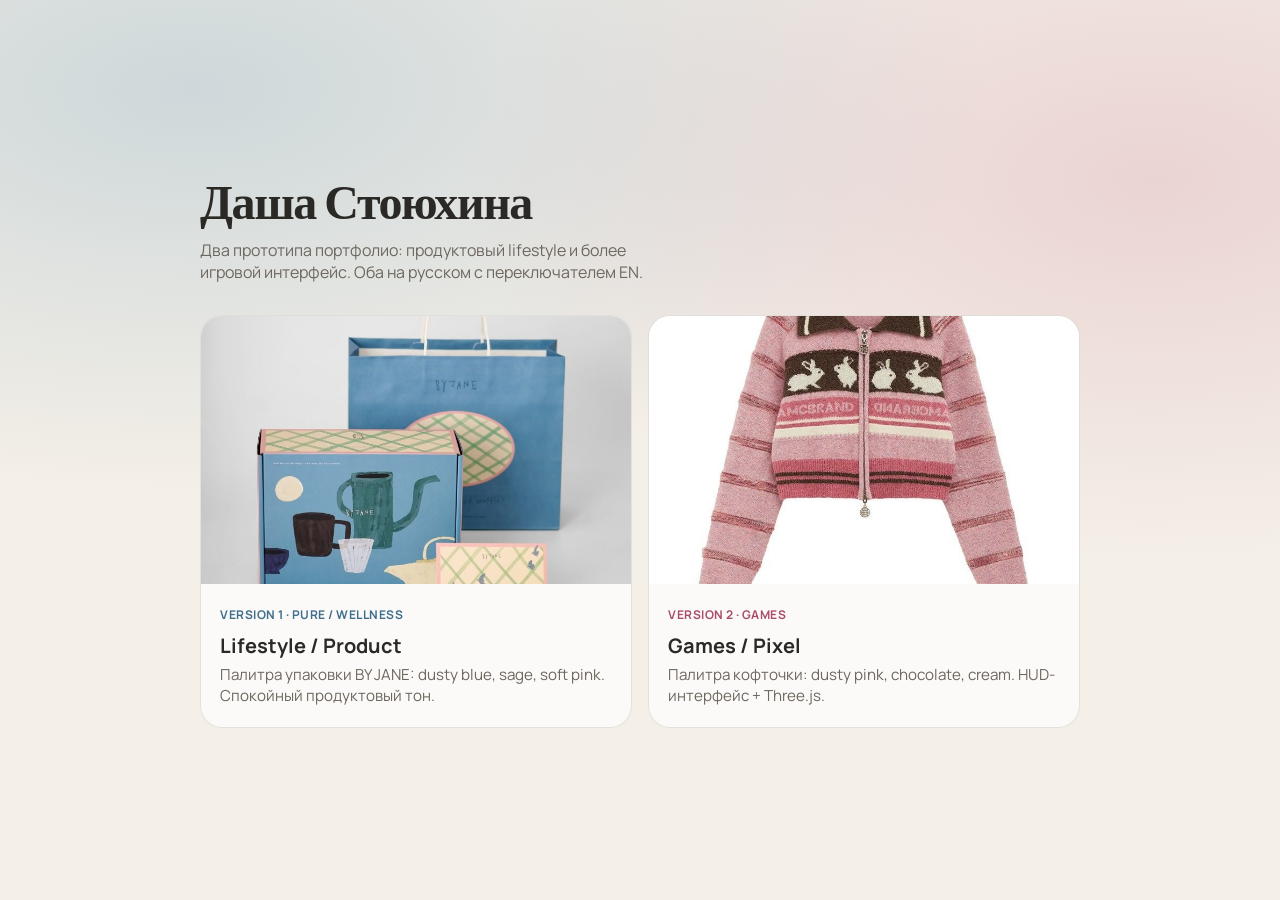
<file: index.html>
<!DOCTYPE html>
<html lang="ru">
  <head>
    <meta charset="UTF-8" />
    <meta name="viewport" content="width=device-width, initial-scale=1.0" />
    <title>Даша Стоюхина — два прототипа портфолио</title>
    <link rel="preconnect" href="https://fonts.googleapis.com" />
    <link rel="preconnect" href="https://fonts.gstatic.com" crossorigin />
    <link
      href="https://fonts.googleapis.com/css2?family=Fraunces:wght@600;700&family=Manrope:wght@400;600;700&display=swap"
      rel="stylesheet"
    />
    <style>
      :root {
        --ink: #2a2926;
        --muted: #6d675f;
      }
      * {
        box-sizing: border-box;
      }
      body {
        margin: 0;
        min-height: 100vh;
        font-family: Manrope, system-ui, sans-serif;
        color: var(--ink);
        background:
          radial-gradient(800px 400px at 15% 10%, rgba(107, 155, 184, 0.28), transparent),
          radial-gradient(700px 380px at 90% 20%, rgba(209, 142, 159, 0.28), transparent),
          #f4efe7;
        display: grid;
        place-items: center;
        padding: 2rem;
      }
      .wrap {
        width: min(880px, 100%);
      }
      h1 {
        font-family: Fraunces, Georgia, serif;
        font-size: clamp(2rem, 5vw, 3rem);
        margin: 0 0 0.5rem;
        letter-spacing: -0.03em;
      }
      .lead {
        color: var(--muted);
        margin: 0 0 2rem;
        max-width: 46ch;
      }
      .grid {
        display: grid;
        grid-template-columns: 1fr 1fr;
        gap: 1rem;
      }
      a.card {
        text-decoration: none;
        color: inherit;
        border-radius: 22px;
        overflow: hidden;
        border: 1px solid rgba(42, 41, 38, 0.12);
        background: rgba(255, 255, 255, 0.7);
        transition: transform 0.25s ease, box-shadow 0.25s ease;
        display: block;
      }
      a.card:hover {
        transform: translateY(-4px);
        box-shadow: 0 18px 40px rgba(42, 41, 38, 0.12);
      }
      .card img {
        width: 100%;
        aspect-ratio: 16 / 10;
        object-fit: cover;
        display: block;
      }
      .card .body {
        padding: 1.1rem 1.2rem 1.3rem;
      }
      .card h2 {
        margin: 0 0 0.35rem;
        font-size: 1.25rem;
      }
      .card p {
        margin: 0;
        color: var(--muted);
        font-size: 0.95rem;
      }
      .tag {
        display: inline-block;
        margin-bottom: 0.55rem;
        font-size: 0.75rem;
        font-weight: 700;
        letter-spacing: 0.04em;
        text-transform: uppercase;
      }
      .tag.l {
        color: #3f6f8c;
      }
      .tag.g {
        color: #a84d6a;
      }
      @media (max-width: 720px) {
        .grid {
          grid-template-columns: 1fr;
        }
      }
    </style>
  </head>
  <body>
    <div class="wrap">
      <h1>Даша Стоюхина</h1>
      <p class="lead">
        Два прототипа портфолио: продуктовый lifestyle и более игровой интерфейс. Оба на русском с
        переключателем EN.
      </p>
      <div class="grid">
        <a class="card" href="./lifestyle/">
          <img src="./assets/photos/palette-packaging.png" alt="Lifestyle palette" />
          <div class="body">
            <span class="tag l">Version 1 · Pure / wellness</span>
            <h2>Lifestyle / Product</h2>
            <p>Палитра упаковки BY JANE: dusty blue, sage, soft pink. Спокойный продуктовый тон.</p>
          </div>
        </a>
        <a class="card" href="./gaming/">
          <img src="./assets/photos/palette-cardigan.png" alt="Gaming palette" />
          <div class="body">
            <span class="tag g">Version 2 · Games</span>
            <h2>Games / Pixel</h2>
            <p>Палитра кофточки: dusty pink, chocolate, cream. HUD-интерфейс + Three.js.</p>
          </div>
        </a>
      </div>
    </div>
  </body>
</html>
</file>
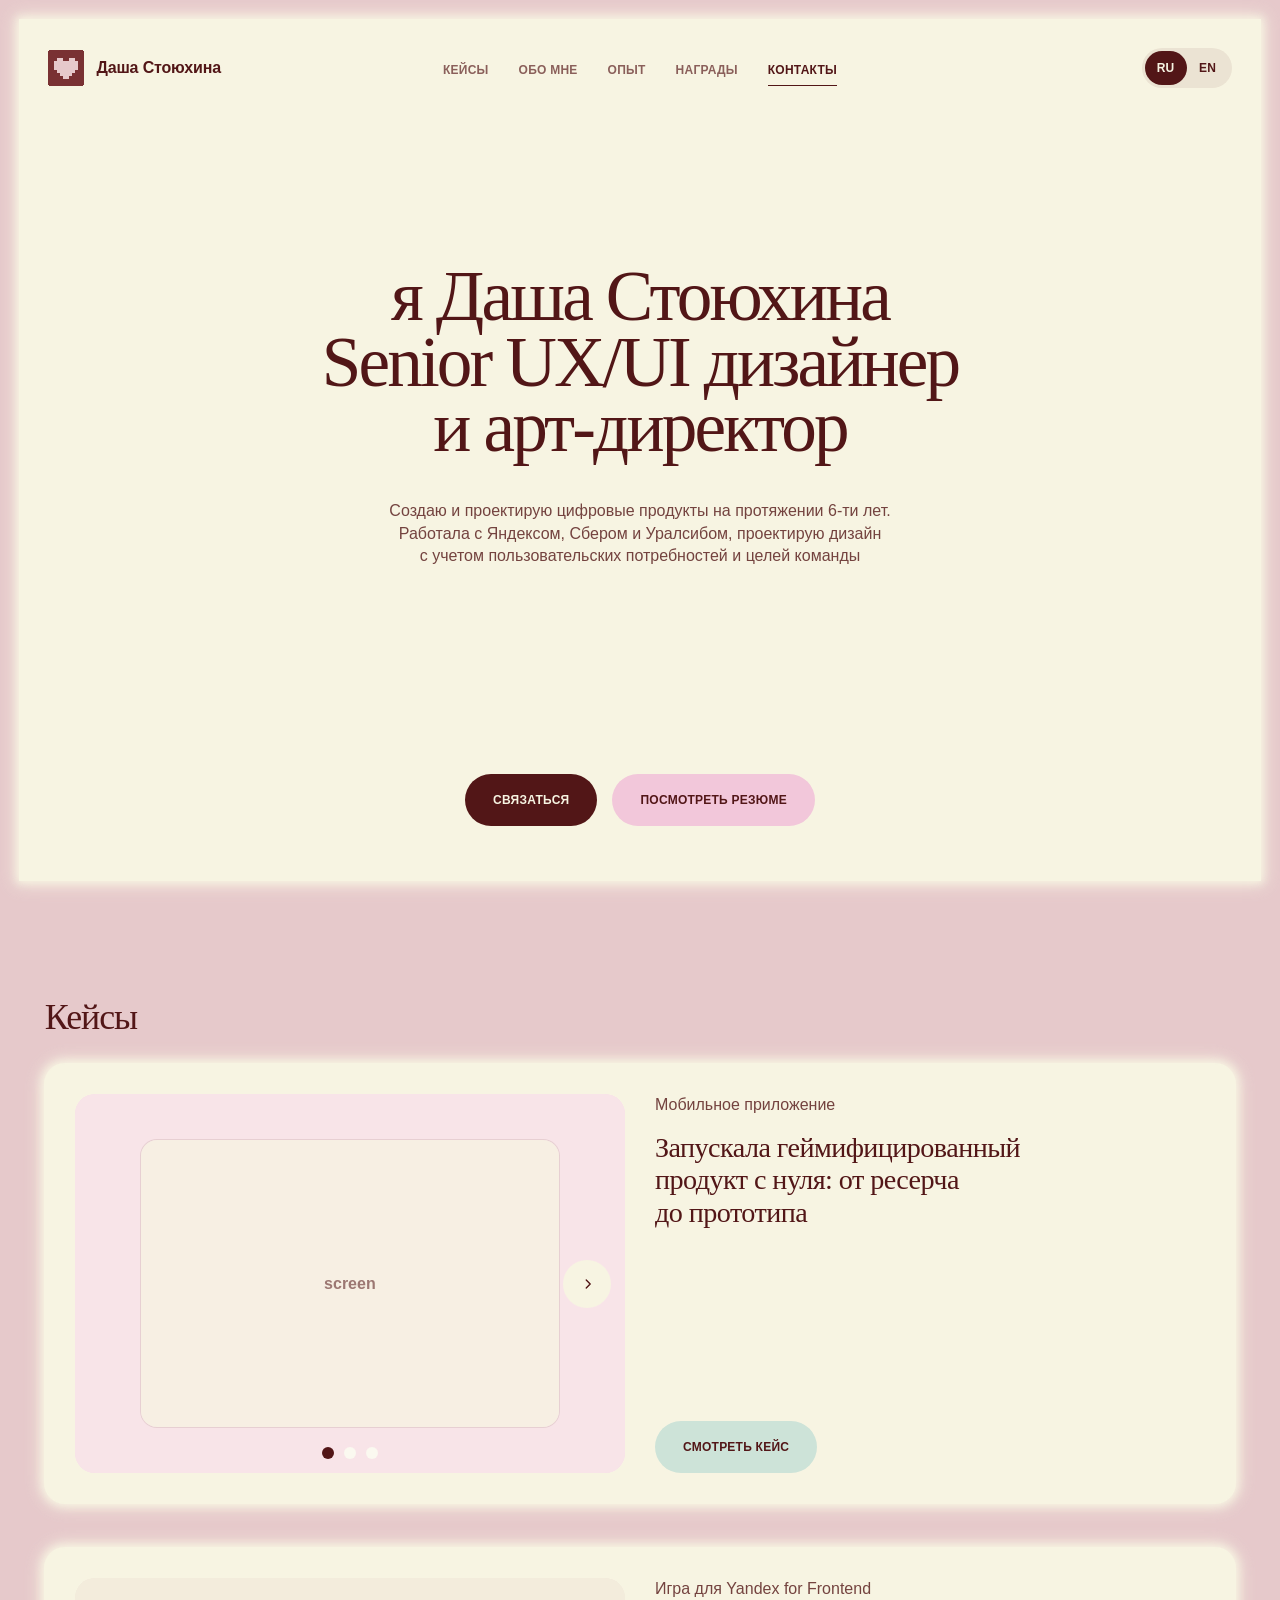
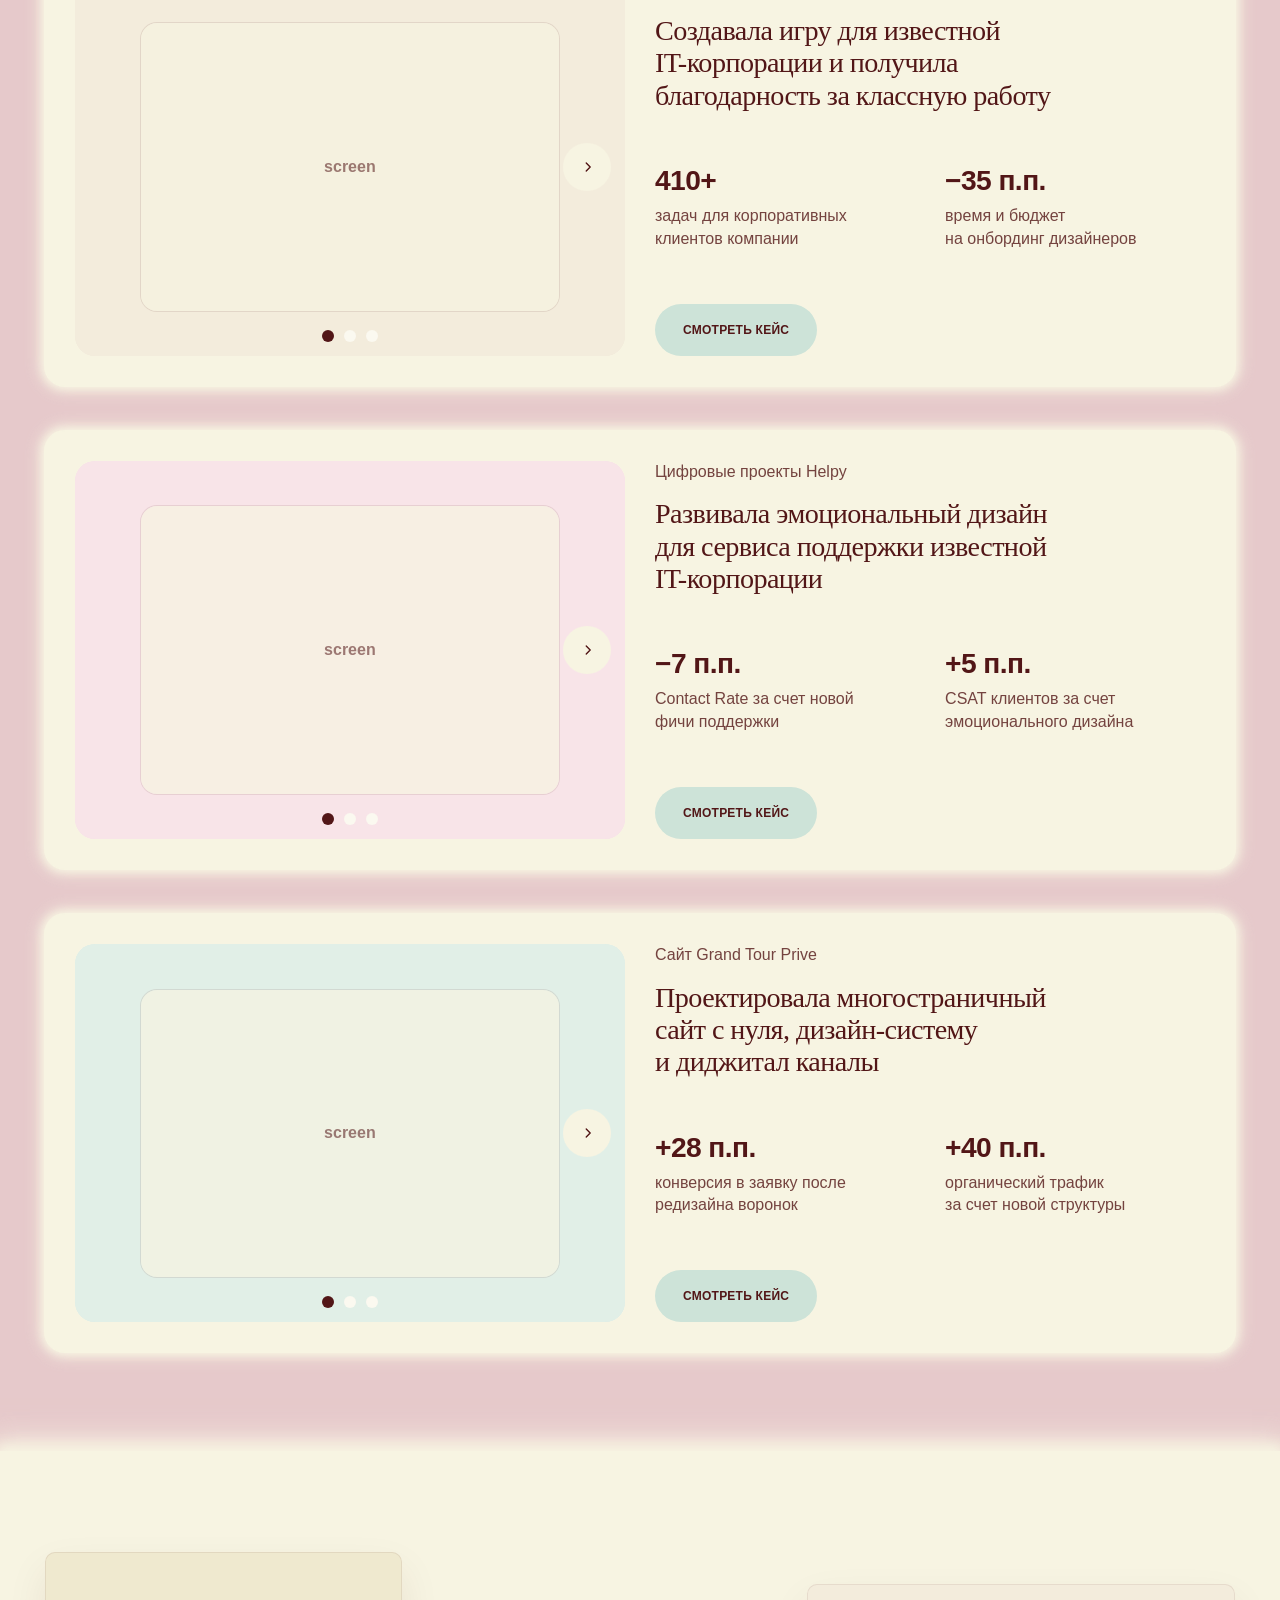
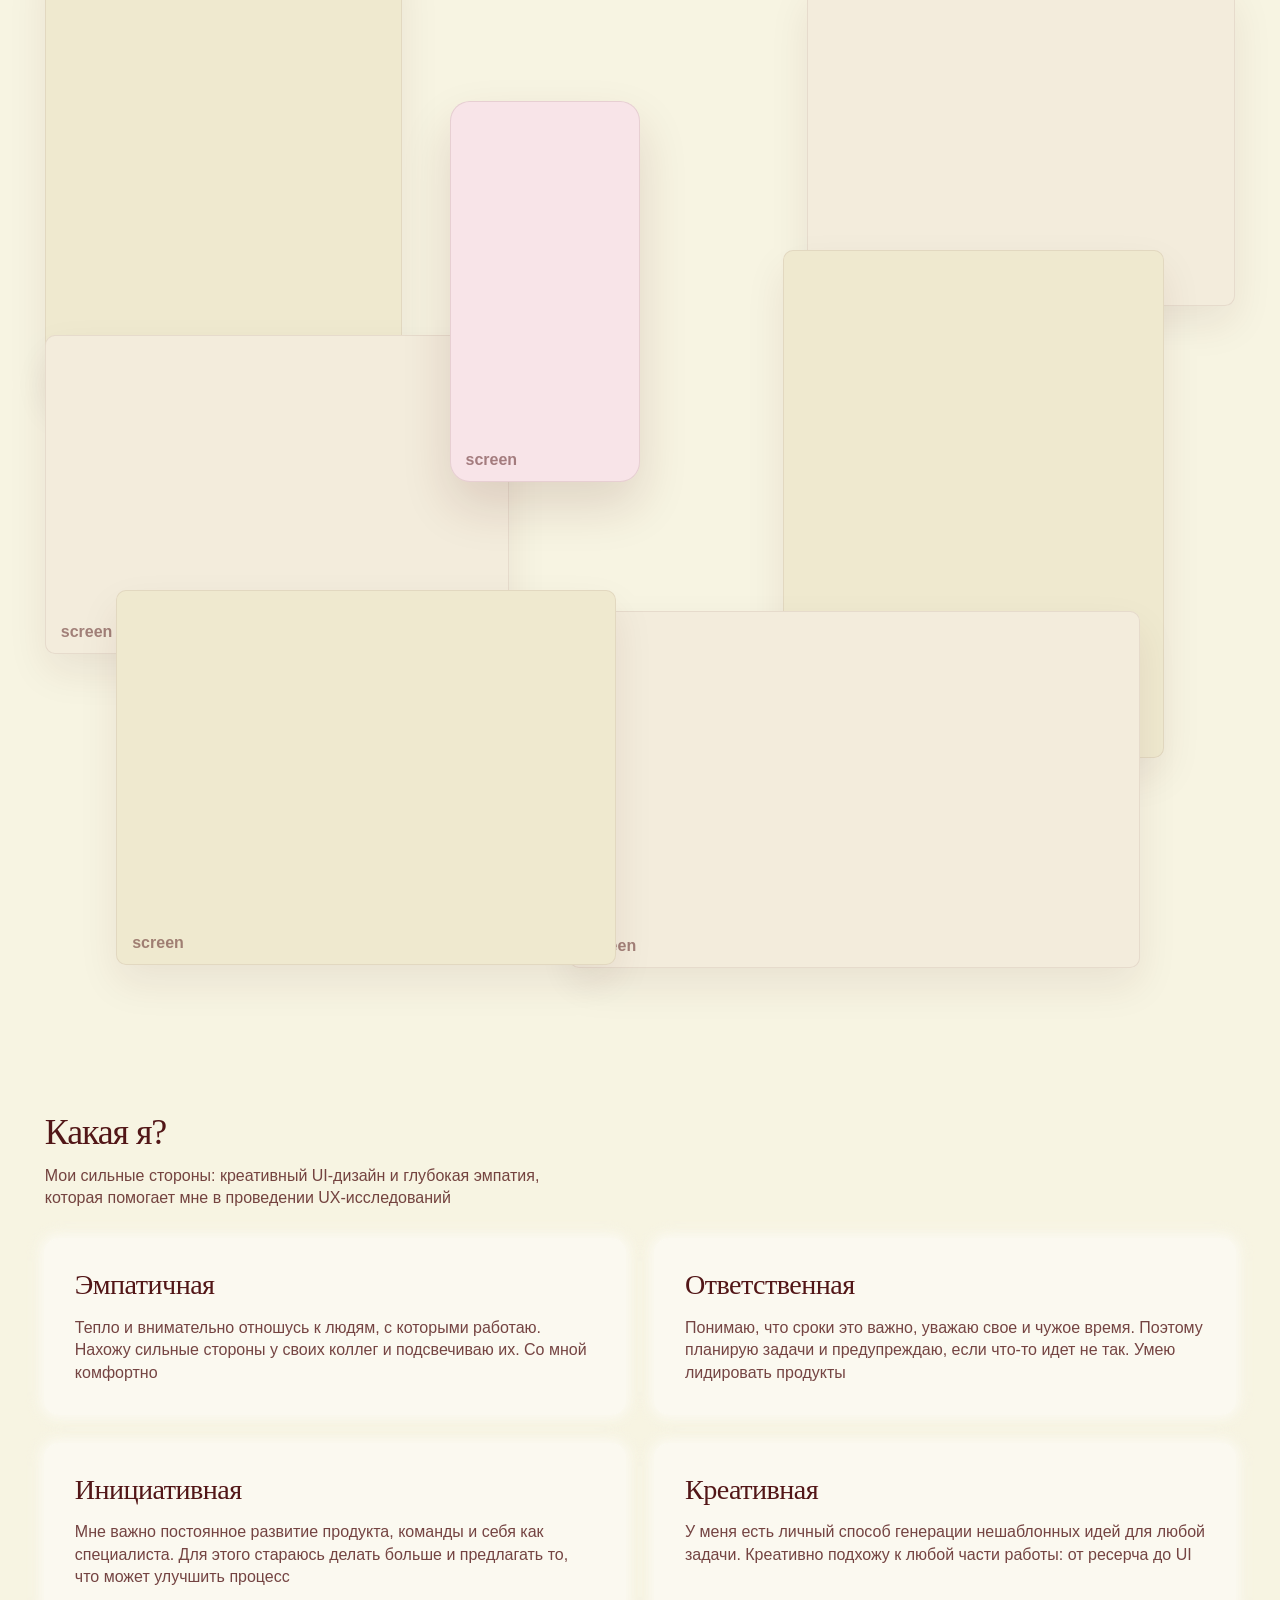
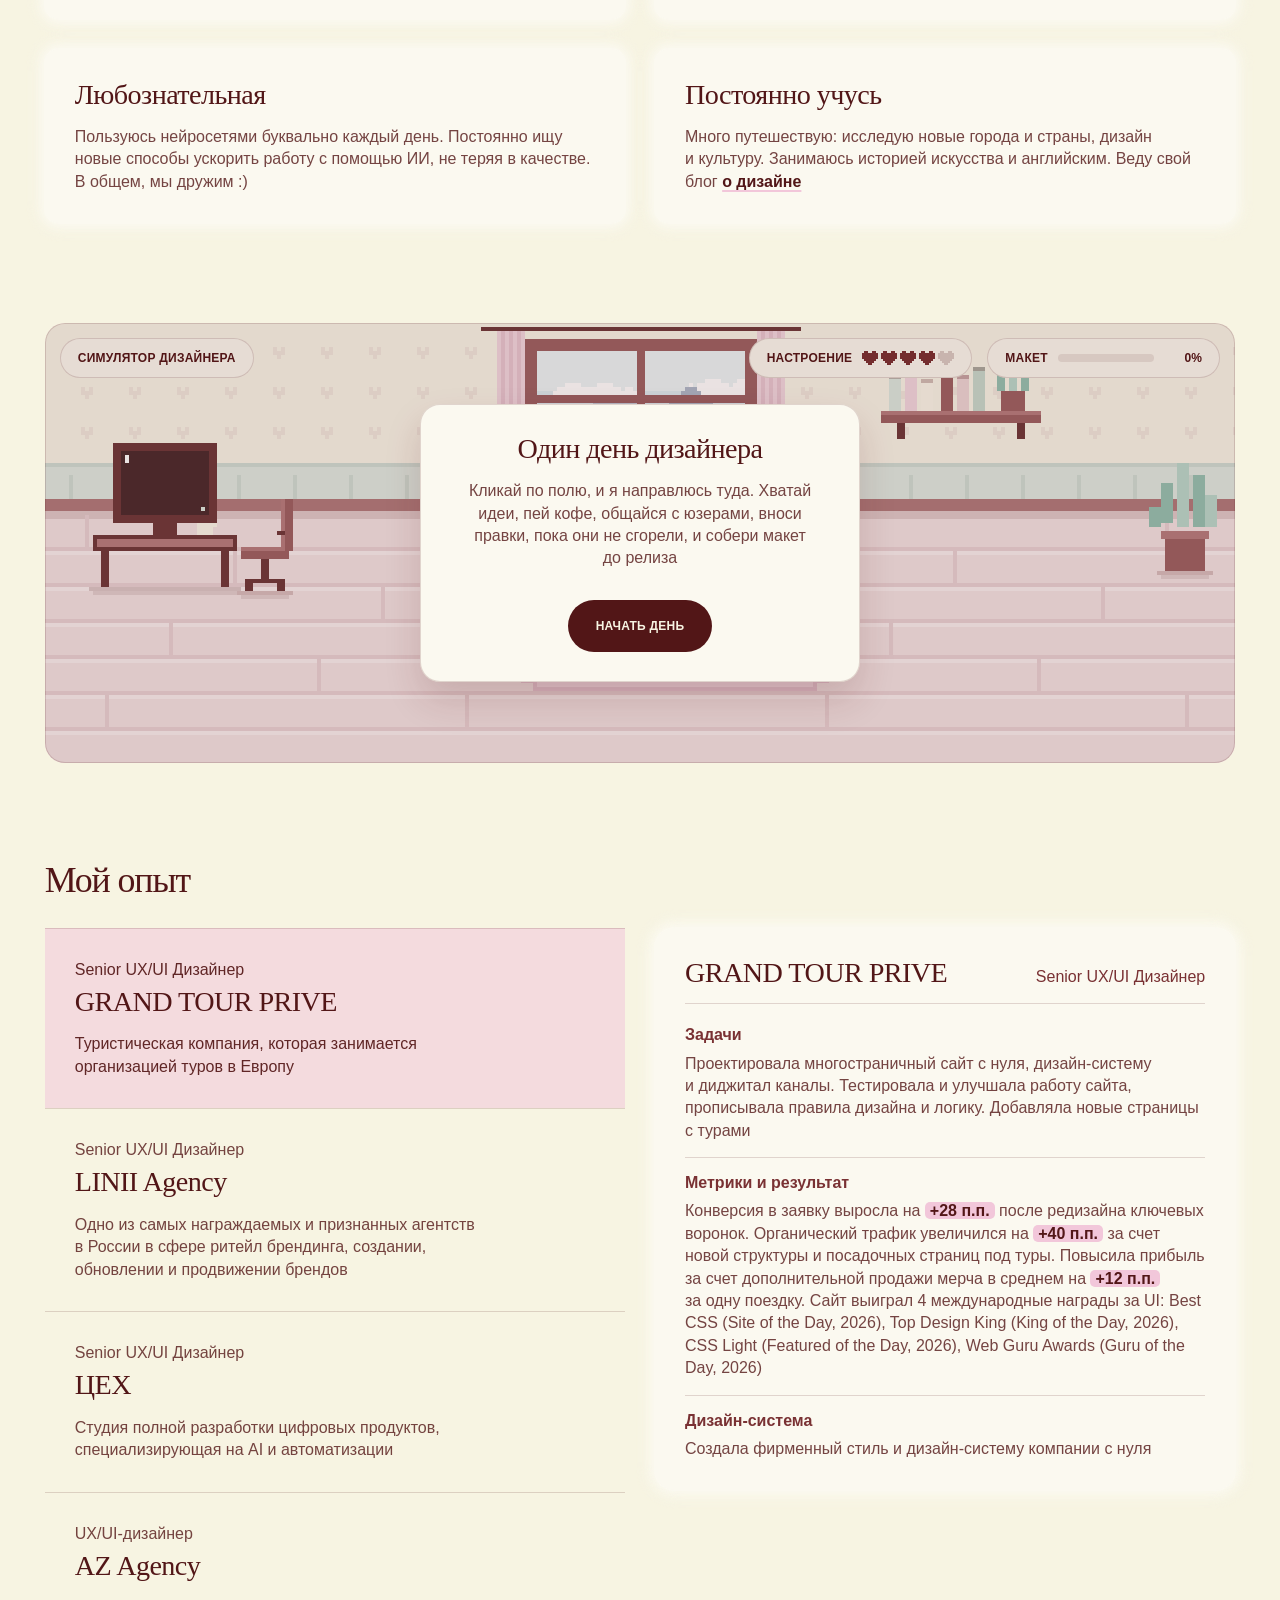
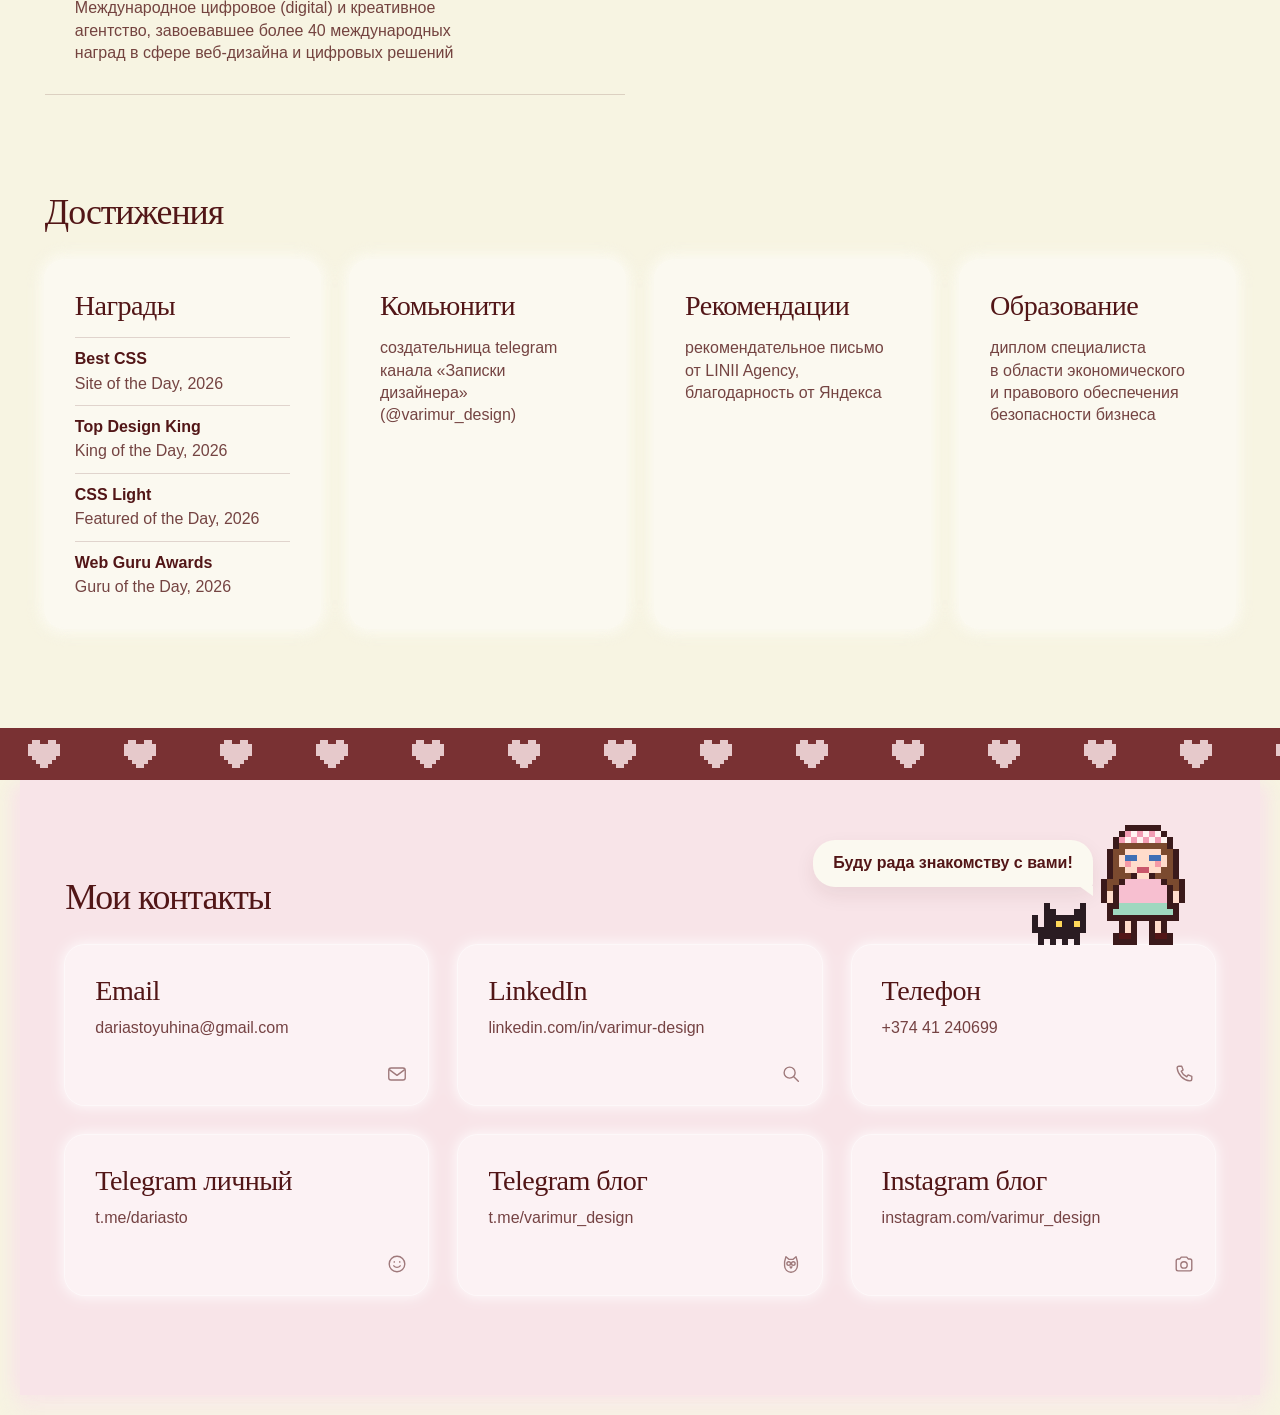
<file: design/index.html>
﻿<!doctype html>
<html lang="ru">
  <head>
    <meta charset="utf-8" />
    <meta name="viewport" content="width=device-width, initial-scale=1, viewport-fit=cover" />
    <title>Даша Стоюхина | Senior UX/UI дизайнер и арт-директор</title>
    <meta
      name="description"
      content="Портфолио Даши Стоюхиной: Senior UX/UI дизайнер и арт-директор. Цифровые продукты для Яндекса, Сбера и Уралсиба."
    />
    <meta name="theme-color" content="#e6c9cb" />
    <link rel="stylesheet" href="./styles.css?v=57" />
  </head>
  <body>
    <a class="skip" href="#main" data-i18n="ui.skip">Перейти к содержанию</a>

    <header class="topbar" data-topbar>
      <div class="topbar__inner">
        <a class="logo" href="#top" aria-label="Даша Стоюхина">
          <span class="logo__tile" data-icon-tile="heart"></span>
          <span class="logo__name" data-i18n="brand">Даша Стоюхина</span>
        </a>

        <nav class="nav" id="site-nav" aria-label="Основная навигация" data-nav>
          <a class="nav__link" href="#cases" data-nav-link="cases" data-i18n="nav.cases">Кейсы</a>
          <a class="nav__link" href="#about" data-nav-link="about" data-i18n="nav.about">Обо мне</a>
          <a class="nav__link" href="#experience" data-nav-link="experience" data-i18n="nav.experience">Опыт</a>
          <a class="nav__link" href="#achievements" data-nav-link="awards" data-i18n="nav.awards">Награды</a>
          <a class="nav__link" href="#contacts" data-nav-link="contacts" data-i18n="nav.contact">Контакты</a>
        </nav>

        <div class="topbar__actions">
          <div class="lang" role="group" aria-label="Language">
            <button type="button" class="lang__btn" data-lang="ru" aria-pressed="true">RU</button>
            <button type="button" class="lang__btn" data-lang="en" aria-pressed="false">EN</button>
          </div>
          <a class="btn btn--primary btn--sm topbar__cta" href="#contacts">
            <span data-i18n="hero.primary">Связаться</span>
          </a>
          <button
            type="button"
            class="burger"
            aria-expanded="false"
            aria-controls="site-nav"
            aria-label="Меню"
            data-burger
          >
            <span></span><span></span><span></span>
          </button>
        </div>
      </div>
    </header>

    <main id="main">
      <!-- 1. First screen: the Figma frame "Идея 5", 100% of the viewport height -->
      <section class="hero" id="top">
        <div class="hero__plate">
          <div class="hero__center">
            <h1 class="hero__title" data-hero-title>
              <span>я Даша Стоюхина</span>
              <span>Senior UX/UI дизайнер</span>
              <span>и арт-директор</span>
            </h1>
            <p class="hero__lead" data-hero-lead>
              Создаю и проектирую цифровые продукты на протяжении 6-ти лет.<br />
              Работала с Яндексом, Сбером и Уралсибом, проектирую дизайн<br />
              с учетом пользовательских потребностей и целей команды
            </p>
          </div>
          <div class="hero__actions">
            <a class="btn btn--primary" href="#contacts" data-i18n="hero.primary">Связаться</a>
            <a class="btn btn--rose" href="https://drive.google.com/file/d/1dtvG4lhvJIFnrT7dEGy3mPZM46ilcKvS/view?usp=sharing" target="_blank" rel="noopener noreferrer" data-resume-link data-i18n="hero.secondary">Посмотреть резюме</a>
          </div>
        </div>
      </section>

      <!-- 2. Cases -->
      <section class="sec cases" id="cases" aria-labelledby="cases-title">
        <div class="wrap">
          <header class="sec-head">
            <h2 class="sec-title" id="cases-title" data-i18n="cases.title">Кейсы</h2>
          </header>
          <div class="cases__list" data-cases></div>
        </div>
      </section>

      <!-- 3. Communication design: quiet strip of screens (grey placeholders) -->
      <section class="comms" id="comms" aria-label="Коммуникации" data-i18n-aria="nav.comms">
        <div class="wrap">
          <div class="comms__collage" data-comms></div>
        </div>
      </section>

      <!-- 4. About -->
      <section class="sec about" id="about" aria-labelledby="about-title">
        <div class="wrap">
          <div class="about__grid">
            <header class="about__lead">
              <h2 class="sec-title" id="about-title" data-i18n="about.traitsTitle">Какая я?</h2>
              <p class="about__intro" data-i18n="about.intro"></p>
            </header>
            <div class="traits" data-traits></div>
          </div>
          <div class="about__sim" data-sim aria-label="симулятор дизайнера"></div>
        </div>
      </section>

      <!-- 5. Experience + achievements -->
      <section class="sec career" id="experience" aria-labelledby="cv-title">
        <div class="wrap">
          <header class="sec-head">
            <h2 class="sec-title" id="cv-title" data-i18n="about.cvTitle">Мой опыт</h2>
          </header>
          <div class="cv" data-cv></div>

          <div class="achievements" id="achievements" aria-labelledby="ach-title">
            <header class="sec-head">
              <h2 class="sec-title" id="ach-title" data-i18n="about.achievementsTitle">Достижения</h2>
            </header>
            <div class="ach" data-achievements></div>
          </div>
        </div>
      </section>
    </main>

    <footer class="footer" id="contacts">
      <div class="footer__pixels" aria-hidden="true"></div>
      <div class="footer__plate">
        <div class="wrap">
          <header class="sec-head">
            <h2 class="sec-title" data-footer-title>Мои контакты</h2>
          </header>
          <div class="footer__board">
            <div class="footer__hello">
              <span class="footer__bubble" data-contacts-bubble></span>
              <span class="footer__cat" data-cat-sprite></span>
              <span class="footer__dasha" data-dasha-sprite></span>
            </div>
            <ul class="contacts" data-contacts></ul>
          </div>
        </div>
      </div>
    </footer>

    <script src="../shared/i18n.js?v=4"></script>
    <script src="./i18n-extra.js?v=10"></script>
    <script src="./icons.js?v=6"></script>
    <script src="./sim.js?v=5"></script>
    <script src="./app.js?v=33"></script>
  </body>
</html>
</file>
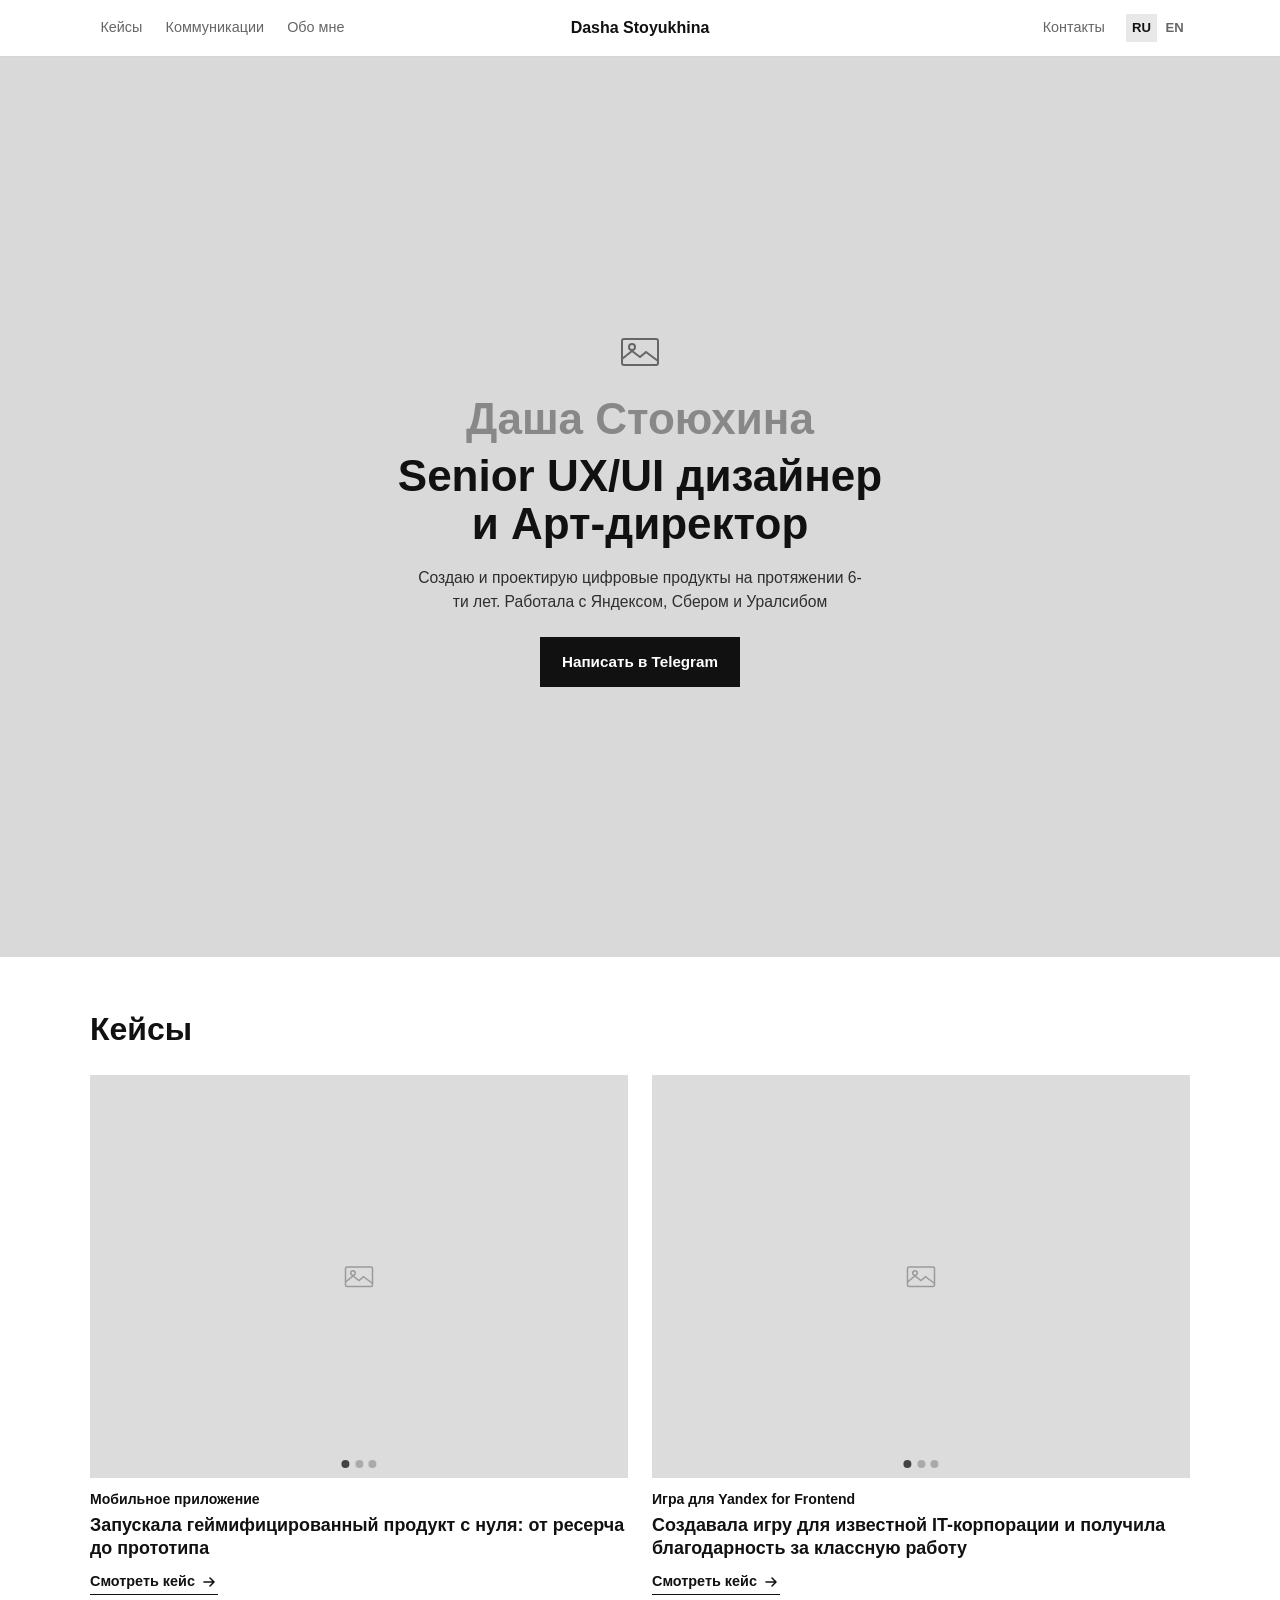
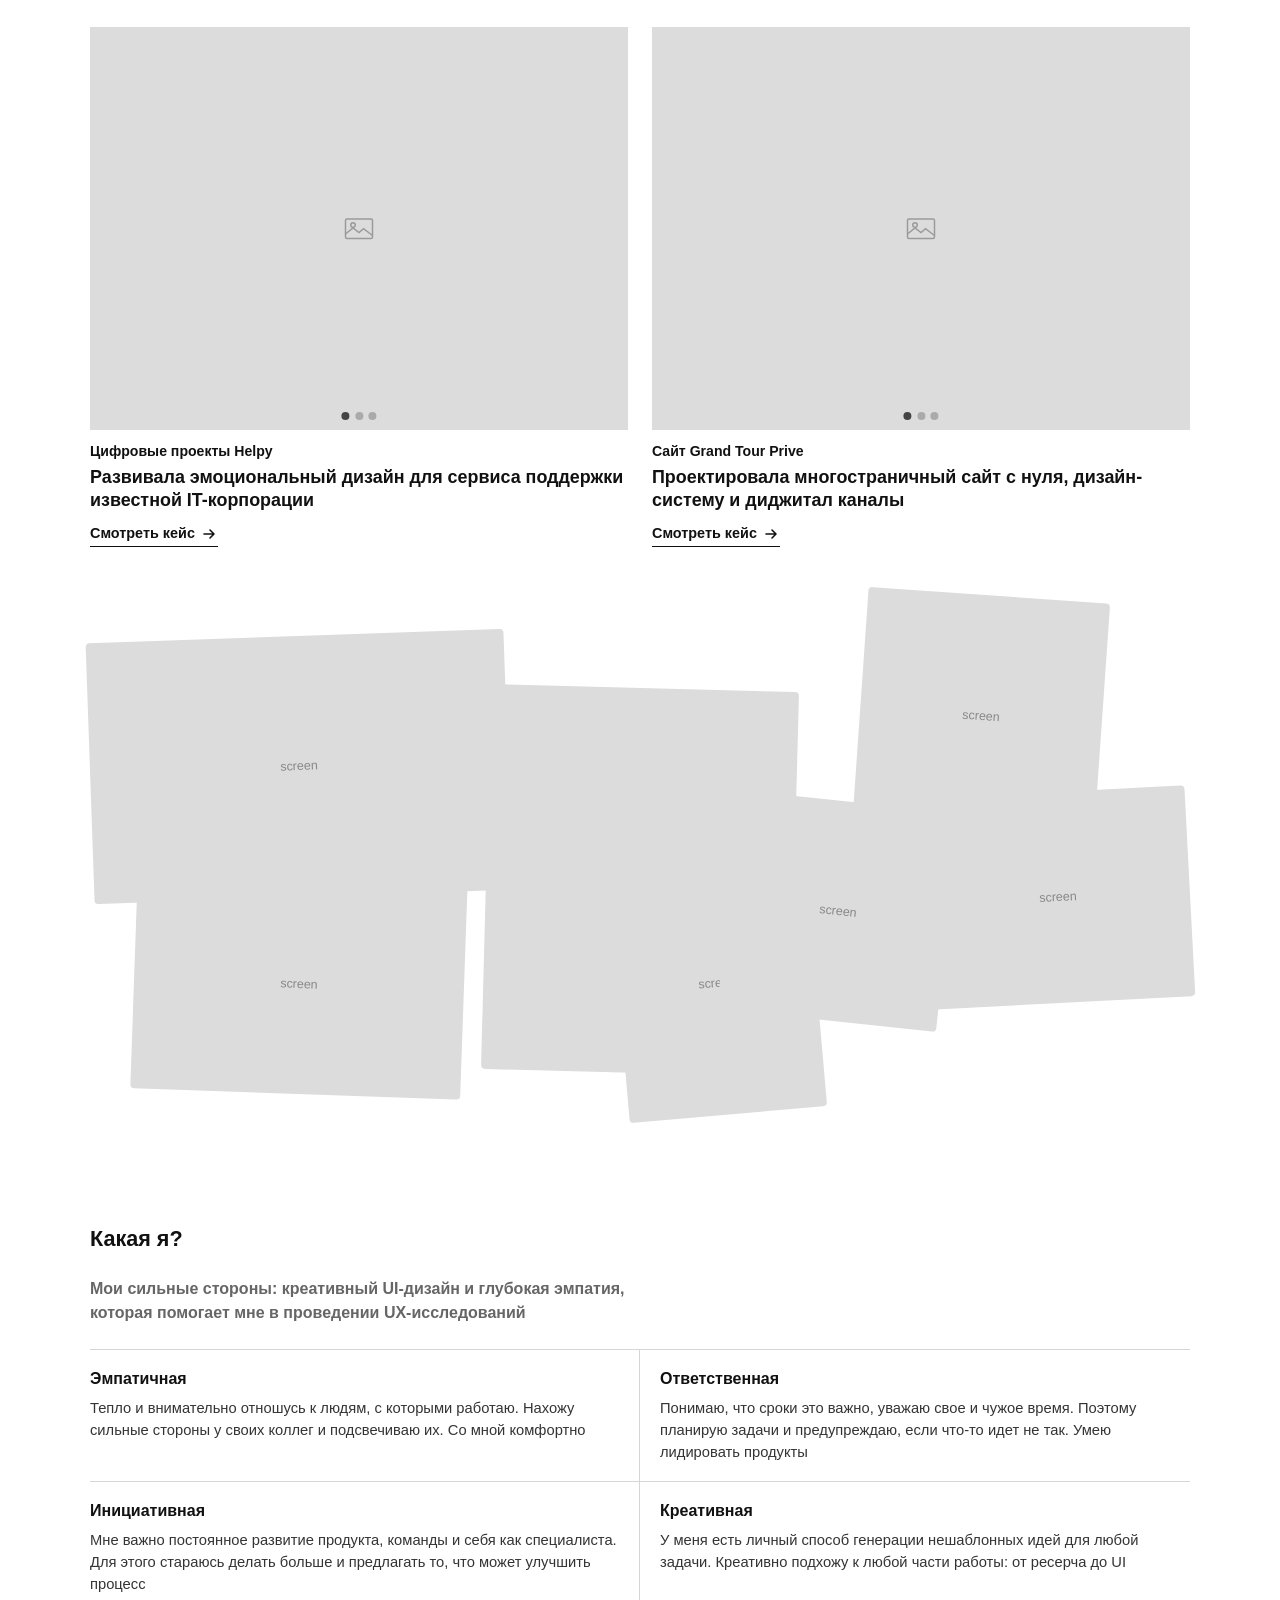
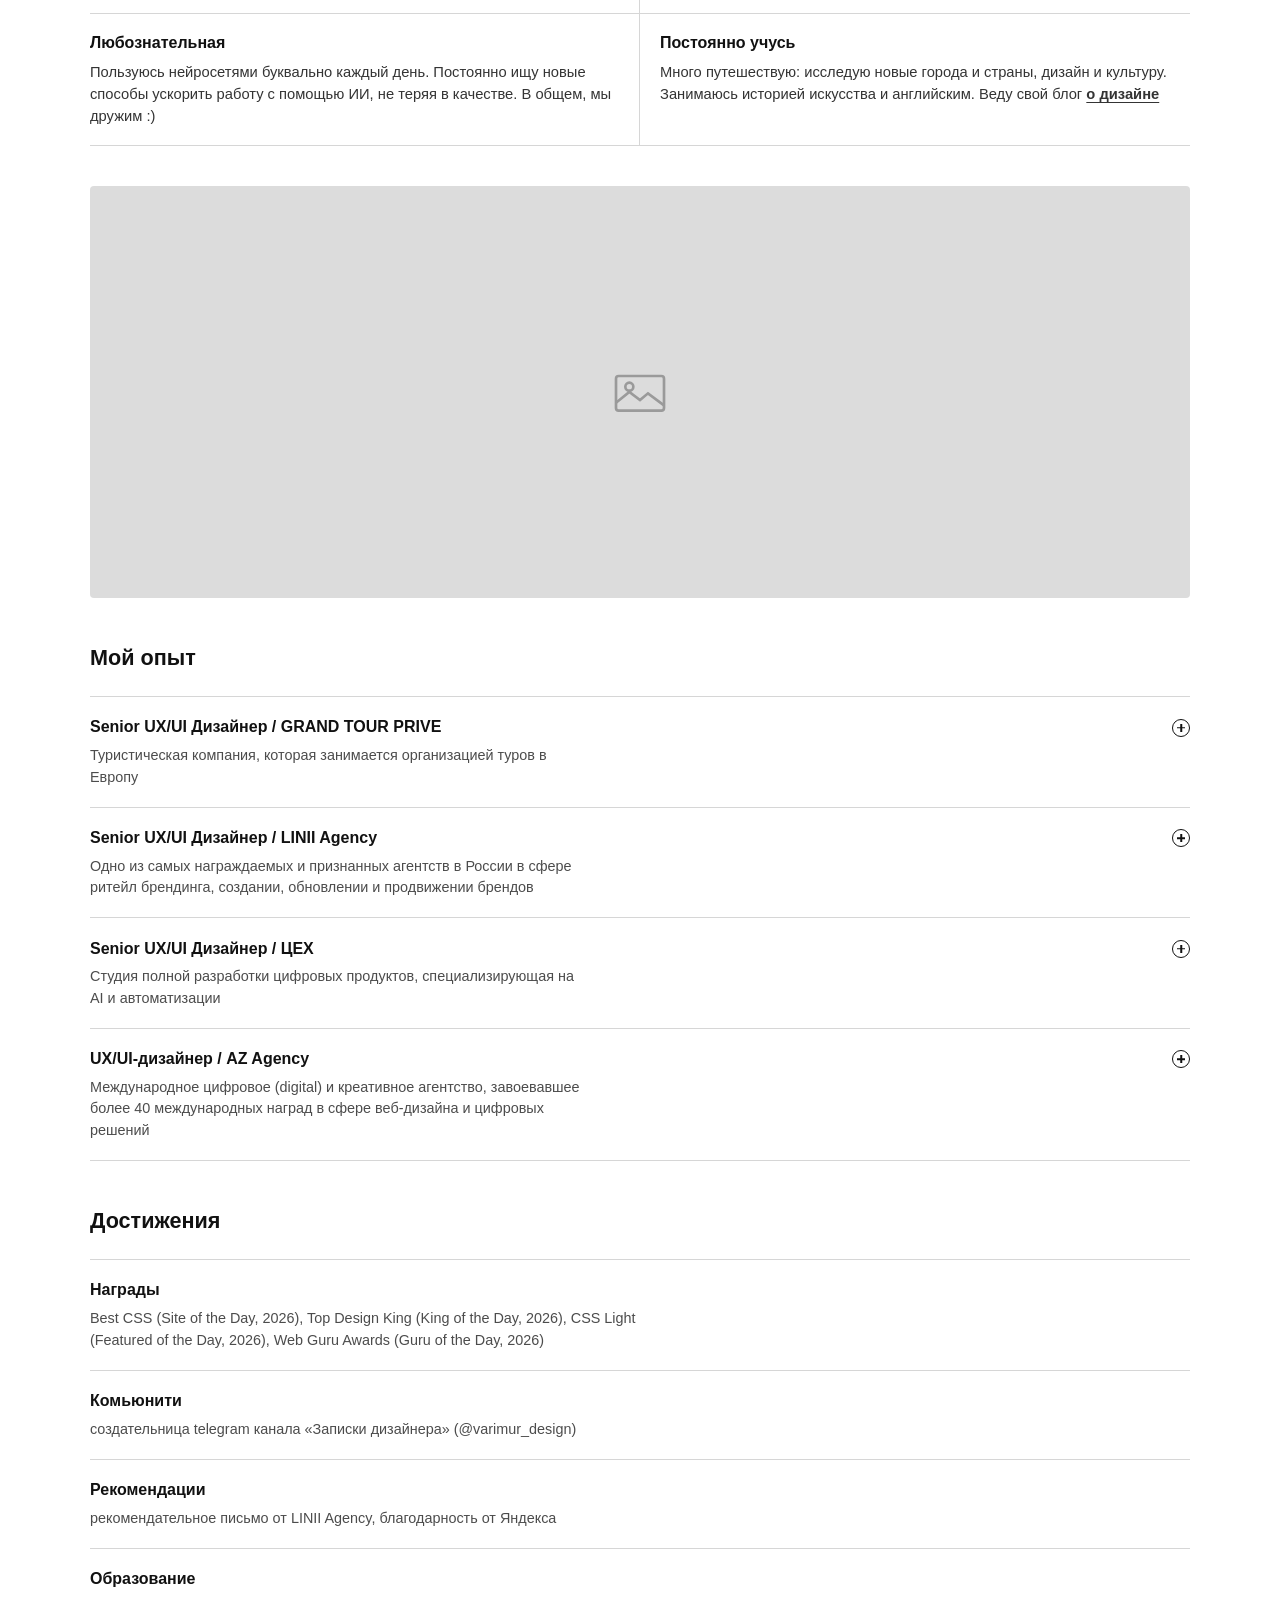
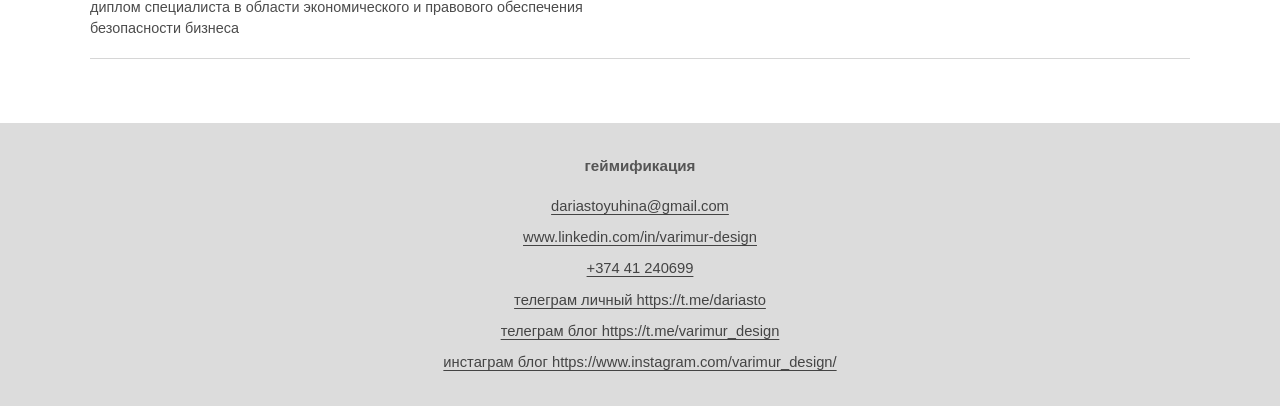
<file: lifestyle/index.html>
<!DOCTYPE html>
<html lang="ru">
  <head>
    <meta charset="UTF-8" />
    <meta name="viewport" content="width=device-width, initial-scale=1.0" />
    <title>Даша Стоюхина — прототип</title>
    <meta name="description" content="Черно-белый варфрейм портфолио" />
    <link rel="stylesheet" href="./styles.css?v=8" />
  </head>
  <body data-theme="lifestyle">
    <header class="site-header">
      <div class="header-inner">
        <nav class="nav nav--left" aria-label="Основная">
          <a class="nav-pill" href="#cases" data-i18n="nav.cases">Кейсы</a>
          <a class="nav-pill" href="#comms" data-i18n="nav.comms">Коммуникации</a>
          <a class="nav-pill" href="#about" data-i18n="nav.about">Обо мне</a>
        </nav>

        <a class="brand" href="#top">Dasha Stoyukhina</a>

        <div class="nav nav--right">
          <a class="nav-link" href="#contact" data-i18n="nav.contact">Контакты</a>
          <div class="lang" role="group" aria-label="Language">
            <button class="lang-btn is-active" type="button" data-lang="ru" aria-pressed="true">
              RU
            </button>
            <button class="lang-btn" type="button" data-lang="en" aria-pressed="false">EN</button>
          </div>
        </div>
      </div>
    </header>

    <main id="top">
      <section class="hero">
        <div class="hero__bg" aria-hidden="true"></div>
        <div class="hero__stack">
          <div class="hero__icon" aria-hidden="true">
            <svg class="ph-icon" viewBox="0 0 48 48" fill="none" aria-hidden="true">
              <rect x="6" y="12" width="36" height="26" rx="2" stroke="currentColor" stroke-width="2" />
              <path d="M6 32l10-8 8 6 6-5 12 9" stroke="currentColor" stroke-width="2" fill="none" />
              <circle cx="16" cy="20" r="3" stroke="currentColor" stroke-width="2" />
            </svg>
          </div>
          <h1 data-i18n="hero.name">Даша Стоюхина</h1>
          <p class="hero__role" data-i18n="hero.role">
            Senior UX/UI дизайнер<br />и Арт-директор
          </p>
          <p class="hero__lead" data-i18n="hero.lead">
            Создаю и проектирую цифровые продукты на протяжении 6-ти лет. Работала с Яндексом, Сбером
            и Уралсибом
          </p>
          <a
            class="btn-primary"
            href="https://t.me/dariasto"
            target="_blank"
            rel="noopener"
            data-i18n="hero.cta"
            >Написать в Telegram</a
          >
        </div>
      </section>

      <section class="section" id="cases">
        <h2 class="section-title" data-i18n="cases.title">Кейсы</h2>
        <div class="cases" data-cases></div>
      </section>

      <section class="section" id="comms">
        <div class="comms-chaos" aria-label="Скрины">
          <div class="ph ph--s1"><span>screen</span></div>
          <div class="ph ph--s2"><span>screen</span></div>
          <div class="ph ph--s3"><span>screen</span></div>
          <div class="ph ph--s4"><span>screen</span></div>
          <div class="ph ph--s5"><span>screen</span></div>
          <div class="ph ph--s6"><span>screen</span></div>
          <div class="ph ph--s7"><span>screen</span></div>
        </div>
      </section>

      <section class="section" id="about">
        <h3 class="section-title section-title--sm" data-i18n="about.traitsTitle">Какая я?</h3>
        <p class="about-intro-text" data-i18n="about.intro">
          Проектирую дизайн с учетом пользовательских потребностей и бизнес-целей команды. Веду
          команду дизайнеров. Мои сильные стороны: креативный UI-дизайн и глубокая эмпатия, которая
          помогает мне в проведении UX-исследований
        </p>
        <div class="traits" data-traits></div>

        <div class="about-photo-wrap">
          <div class="ph ph--about" aria-hidden="true">
            <svg class="ph-icon ph-icon--lg" viewBox="0 0 48 48" fill="none" aria-hidden="true">
              <rect x="6" y="12" width="36" height="26" rx="2" stroke="currentColor" stroke-width="2" />
              <path d="M6 32l10-8 8 6 6-5 12 9" stroke="currentColor" stroke-width="2" fill="none" />
              <circle cx="16" cy="20" r="3" stroke="currentColor" stroke-width="2" />
            </svg>
          </div>
        </div>

        <h3 class="section-title section-title--sm" data-i18n="about.cvTitle">Мой опыт</h3>
        <div class="cv" data-cv></div>

        <h3 class="section-title section-title--sm" data-i18n="about.achievementsTitle">
          Достижения
        </h3>
        <div class="achievements" data-achievements></div>
      </section>
    </main>

    <footer class="wire-footer" id="contact">
      <div class="wire-footer__frame">
        <p class="wire-footer__title" data-i18n="footer.gamification">геймификация</p>
        <ul class="wire-footer__list" data-footer-contacts></ul>
      </div>
    </footer>

    <script src="../shared/i18n.js?v=8"></script>
    <script src="../shared/app.js?v=8"></script>
  </body>
</html>
</file>
<file: design/styles.css>
/* ===========================================================
   Portfolio — Dasha Stoyukhina
   First screen: her Figma frame (pink frame, blurred cream plate,
   centred Times headline). Everything below sits on plain beige,
   without plates: big type, hairlines, calm media.
   =========================================================== */

:root {
  --pink: #e6c9cb;
  --cream: #f7f4e2;
  --cream-2: #efe9cf;
  /* the only two beige card tones on the site: --cream-2 and --sand */
  --sand: #f3ecdc;
  --ink: #521617;
  --ink-2: #602626;
  --rose: #f2c7da;
  --rose-soft: #f8e4e8;
  --tiffany: #cde3d8;
  --tiffany-hover: #b7d5c7;
  --tile: #793133;
  --jade: #58a996;
  --line: rgba(82, 22, 23, 0.16);
  /* body text everywhere = hero lead */
  --muted: rgba(82, 22, 23, 0.8);
  --lh: 1.4;
  /* card surface = CV panel; opaque so it looks the same on cream and pink */
  --card: #fbf9f0;
  --card-line: inset 0 0 0 1px var(--line);
  /* soft blurred edge, same as the case plates */
  --card-blur: 0 0 0 1px var(--card), 0 0 8px 3px var(--card), 0 0 16px 6px rgba(251, 249, 240, 0.65);
  --block: 100px;
  --serif: "Times New Roman", Times, serif;
  --sans: Arial, Helvetica, sans-serif;
  /* 1 hero / 2 section / 3 sub / 4 body / 5 micro — no extra sizes */
  --fs-1: clamp(2.6rem, 5.56vw, 5rem);
  --fs-2: clamp(1.5rem, 2.8vw, 2.5rem);
  --fs-3: clamp(1.35rem, 2.2vw, 2.1rem);
  --fs-4: 16px;
  --fs-5: 12px;
  --space-1: 15px;
  --space-2: 30px;
  --space-3: 60px;
  --space-4: 90px;
  --space-5: 150px;
  --frame: clamp(10px, 1.6vw, 23px);
  --plate-inset: 28px;
  /* almost full-bleed: small side inset that scales with the screen */
  --gutter: clamp(20px, 3.5vw, 56px);
  --maxw: none;
  --radius: 14px;
  --radius-lg: 20px;
  --ease: cubic-bezier(0.2, 0.7, 0.2, 1);
  --nav-h: 64px;
}

*,
*::before,
*::after { box-sizing: border-box; }

html {
  scroll-behavior: smooth;
  scroll-padding-top: 84px;
  -webkit-text-size-adjust: 100%;
}
html.has-heart-cursor { cursor: var(--cursor-default, auto); }
html.has-heart-cursor a,
html.has-heart-cursor button,
html.has-heart-cursor [role="tab"],
html.has-heart-cursor .case__track { cursor: var(--cursor-pointer, pointer); }

body {
  margin: 0;
  background: var(--cream);
  color: var(--ink);
  font-family: var(--sans);
  font-size: var(--fs-4);
  line-height: 1.5;
  -webkit-font-smoothing: antialiased;
  overflow-x: hidden;
}

img { max-width: 100%; display: block; }
h1, h2, h3, h4, p { margin: 0; }
a { color: inherit; }
ul { list-style: none; margin: 0; padding: 0; }
button { font: inherit; color: inherit; }

:focus-visible { outline: 3px solid var(--ink); outline-offset: 3px; border-radius: 6px; }

.sr-only {
  position: absolute !important; width: 1px; height: 1px; margin: -1px; padding: 0;
  overflow: hidden; clip: rect(0 0 0 0); white-space: nowrap; border: 0;
}
.skip {
  position: fixed; left: 12px; top: -80px; z-index: 100; padding: 12px 16px;
  background: var(--ink); color: var(--cream); border-radius: 10px; text-decoration: none; font-weight: 700;
}
.skip:focus { top: 12px; }

.pxicon { display: block; width: 100%; height: auto; image-rendering: pixelated; }
.pxglyph { display: block; width: 100%; height: 100%; }
.pxsprite { display: block; width: 100%; height: auto; image-rendering: pixelated; }

/* layout guides: two lines in the centre, 30px apart. Visible only with ?grid */
html.show-grid body::after {
  content: ""; position: fixed; inset: 0; z-index: 999; pointer-events: none;
  background:
    linear-gradient(90deg, transparent calc(50% - 15px), rgba(255, 0, 80, 0.55) calc(50% - 15px), rgba(255, 0, 80, 0.55) calc(50% - 14px), transparent calc(50% - 14px)),
    linear-gradient(90deg, transparent calc(50% + 14px), rgba(255, 0, 80, 0.55) calc(50% + 14px), rgba(255, 0, 80, 0.55) calc(50% + 15px), transparent calc(50% + 15px)),
    linear-gradient(90deg, transparent var(--gutter), rgba(0, 120, 255, 0.4) var(--gutter), rgba(0, 120, 255, 0.4) calc(var(--gutter) + 1px), transparent calc(var(--gutter) + 1px)),
    linear-gradient(270deg, transparent var(--gutter), rgba(0, 120, 255, 0.4) var(--gutter), rgba(0, 120, 255, 0.4) calc(var(--gutter) + 1px), transparent calc(var(--gutter) + 1px));
}

.wrap {
  width: 100%;
  max-width: var(--maxw);
  margin: 0 auto;
  padding: 0 var(--gutter);
  box-sizing: border-box;
}

/* ---------------- buttons ---------------- */
.btn {
  --bg: var(--ink); --fg: var(--cream); --bg-hover: var(--tile);
  display: inline-flex; align-items: center; justify-content: center;
  min-height: 52px; padding: 0 28px; border: 0; border-radius: 999px;
  background: var(--bg); color: var(--fg);
  font: 700 var(--fs-5)/1 var(--sans); letter-spacing: 0.02em; text-transform: uppercase;
  text-decoration: none; white-space: nowrap;
  transition: background-color 0.2s, color 0.2s, border-color 0.2s;
}
.btn:hover { background: var(--bg-hover); }
.btn:active { background: var(--bg-hover); }
.btn--rose { --bg: var(--rose); --fg: var(--ink); --bg-hover: #e8adc4; }
.btn--tiffany { --bg: var(--tiffany); --fg: var(--ink); --bg-hover: var(--tiffany-hover); }
.btn--sm { min-height: 40px; padding: 0 18px; }
.btn--ghost {
  --bg: transparent; --fg: var(--ink); --bg-hover: var(--ink);
  border: 1px solid var(--ink);
}
.btn--ghost:hover { color: var(--cream); }

/* ---------------- top bar (product navigation) ---------------- */
.topbar {
  position: fixed; inset: 0 0 auto 0; z-index: 60;
  /* same inset on top / left / right relative to the cream plate */
  padding: calc(var(--frame) + var(--plate-inset));
  padding-bottom: 0;
  transition: padding 0.25s var(--ease), background-color 0.25s, box-shadow 0.25s;
}
.topbar__inner {
  position: relative; margin: 0; min-height: 36px;
  display: grid; grid-template-columns: 1fr auto 1fr; align-items: center; gap: 16px;
}
.topbar__inner > .logo,
.topbar__inner > .nav,
.topbar__inner > .topbar__actions {
  display: flex; align-items: center; min-height: 36px;
}
.topbar.is-stuck {
  padding: 8px var(--gutter);
  background: rgba(247, 244, 226, 0.9);
  -webkit-backdrop-filter: blur(14px); backdrop-filter: blur(14px);
  box-shadow: 0 1px 0 var(--line);
}
.topbar.is-stuck .topbar__inner { min-height: 52px; }

.logo { gap: 12px; text-decoration: none; justify-self: start; }
.logo__tile { display: block; width: 36px; height: 36px; flex: none; transition: transform 0.2s var(--ease); }
/* 2 screen px down: the 12-unit icon is drawn at 36px, so 1 unit = 3px */
.logo__tile path { transform: translateY(0.6667px); }
.logo:hover .logo__tile { transform: rotate(-8deg) scale(1.08); }
.logo__name {
  font-weight: 700; font-size: var(--fs-4); letter-spacing: -0.01em; line-height: 1;
  display: inline-flex; align-items: center; height: 36px;
}

.nav { gap: var(--space-2); justify-self: center; }
.nav__link {
  position: relative; display: inline-flex; align-items: center; height: 36px;
  padding: 0; text-decoration: none; transform: translateY(2px);
  font-size: var(--fs-5); font-weight: 700; letter-spacing: 0.02em; text-transform: uppercase;
  line-height: 1; color: var(--ink-2); opacity: 0.72; transition: opacity 0.18s, color 0.18s;
}
.nav__link:hover { opacity: 1; color: var(--ink); }
.nav__link[aria-current="true"] { opacity: 1; color: var(--ink); }
.nav__link[aria-current="true"]::after {
  content: ""; position: absolute; left: 0; right: 0; bottom: 2px; height: 1px; background: var(--ink);
}

.topbar__actions { gap: 12px; justify-self: end; }
.topbar__cta { display: none; }
.topbar.is-stuck .topbar__cta { display: inline-flex; }
.lang { display: inline-flex; padding: 3px; border-radius: 999px; background: rgba(82, 22, 23, 0.07); }
.lang__btn {
  min-width: 42px; height: 34px; border: 0; border-radius: 999px; background: transparent;
  font: 700 var(--fs-5)/1 var(--sans); letter-spacing: 0.02em; transition: background-color 0.15s, color 0.15s;
}
.lang__btn:hover { background: rgba(82, 22, 23, 0.1); }
.lang__btn[aria-pressed="true"] { background: var(--ink); color: var(--cream); }

.burger { display: none; width: 44px; height: 44px; border: 0; border-radius: 50%; background: var(--rose); padding: 0; place-items: center; align-content: center; gap: 4px; }
.burger span { display: block; width: 18px; height: 2px; background: var(--ink); transition: transform 0.2s, opacity 0.2s; }
.topbar.is-open .burger span:nth-child(1) { transform: translateY(6px) rotate(45deg); }
.topbar.is-open .burger span:nth-child(2) { opacity: 0; }
.topbar.is-open .burger span:nth-child(3) { transform: translateY(-6px) rotate(-45deg); }

/* ---------------- hero: Figma "Идея 5" ---------------- */
.hero {
  background: var(--pink);
  padding: var(--frame);
  min-height: 100vh; min-height: 100svh;
  display: flex;
}
.hero__plate {
  position: relative; flex: 1; display: flex; flex-direction: column; align-items: center;
  padding: calc(var(--nav-h) + 40px) calc(var(--frame) + var(--plate-inset)) clamp(28px, 6vh, 56px);
  background: var(--cream);
  box-shadow:
    0 0 0 1px var(--cream),
    0 0 8px 3px var(--cream),
    0 0 16px 6px rgba(247, 244, 226, 0.65);
}
.hero__center {
  flex: 1; display: flex; flex-direction: column; align-items: center; justify-content: center;
  gap: clamp(20px, 4.4vh, 40px); text-align: center; width: 100%;
  transform: translateY(-33px);
}
.hero__title {
  font: 400 var(--fs-1)/0.92 var(--serif); letter-spacing: -0.04em; color: var(--ink);
  max-width: 100%;
}
.hero__title span { display: block; }
.hero__lead {
  max-width: none; font-size: var(--fs-4); line-height: var(--lh); color: var(--muted);
  white-space: nowrap;
}
.hero__actions { display: flex; flex-wrap: wrap; justify-content: center; gap: var(--space-1); }

/* ---------------- sections ---------------- */
.sec { padding: calc(var(--block) / 2) 0; }
.career { padding-bottom: var(--block); }
.cases {
  background: var(--pink);
  border-top: 0;
  padding-top: var(--block);
  padding-bottom: 0;
}
.cases .wrap { padding-bottom: var(--block); }
.cases .case {
  background: var(--cream);
  border-radius: var(--radius-lg);
  padding: var(--space-2);
  margin-top: 45px;
  overflow: visible;
  box-shadow:
    0 0 0 1px var(--cream),
    0 0 8px 3px var(--cream),
    0 0 16px 6px rgba(247, 244, 226, 0.65);
}
.cases .case:first-child { margin-top: 0; }
/* 100px of cream before the screens; its top edge is softened like the hero plate, a touch stronger */
.cases::after {
  content: ""; display: block; height: var(--block); background: var(--cream);
  box-shadow:
    0 0 0 1px var(--cream),
    0 -4px 12px 4px var(--cream),
    0 -10px 24px 8px rgba(247, 244, 226, 0.55);
}
.cases + .comms { background: var(--cream); }

.sec-head { display: flex; align-items: flex-start; gap: var(--space-2); margin-bottom: var(--space-2); }
.sec-title { font: 400 var(--fs-2)/0.96 var(--serif); letter-spacing: -0.03em; }

.reveal { opacity: 0; translate: 0 22px; transition: opacity 0.6s var(--ease), translate 0.6s var(--ease); transition-delay: calc(var(--i, 0) * 70ms); }
.reveal.is-in { opacity: 1; translate: 0 0; }

/* ---------------- cases: media left, text right (abarabonova rhythm) ---------------- */
.cases__list { display: grid; }
/* every two-column block splits on the centre guides: 1fr | 30px | 1fr */
.case {
  display: grid; grid-template-columns: minmax(0, 1fr) minmax(0, 1fr); gap: var(--space-2);
  align-items: stretch;
  overflow: visible;
  --c1: var(--rose-soft); --c2: var(--rose-soft);
}
.case--yandex { --c1: var(--sand); --c2: var(--sand); }
.case--grandtour { --c1: #e1efe7; --c2: #e1efe7; }

.case__media { position: relative; aspect-ratio: 16 / 11; border-radius: var(--radius-lg); overflow: hidden; isolation: isolate; background: var(--c1); align-self: start; }
.case__track {
  display: flex; height: 100%; overflow-x: auto; scroll-snap-type: x mandatory; scrollbar-width: none; overscroll-behavior-x: contain;
}
.case__track::-webkit-scrollbar { display: none; }
.slide { position: relative; flex: 0 0 100%; scroll-snap-align: start; scroll-snap-stop: always; }
.slide--ph { background: var(--c2); display: grid; place-items: center; }
.slide--ph::before {
  content: ""; position: absolute; inset: 12%; border-radius: 16px; background: rgba(247, 244, 226, 0.7);
  box-shadow: 0 0 0 1px rgba(82, 22, 23, 0.1);
}
.slide__label { position: relative; font: 600 var(--fs-4)/1 var(--sans); color: var(--ink); opacity: 0.55; letter-spacing: 0; text-transform: none; }

.slider-btn {
  position: absolute; top: 50%; z-index: 2; width: 48px; height: 48px; margin-top: -24px; padding: 0; border-radius: 50%;
  border: 0; outline: 0; box-shadow: none; background: var(--cream); color: var(--ink); display: grid; place-items: center;
  transition: background-color 0.2s, color 0.2s, opacity 0.2s;
}
.slider-btn:hover:not(:disabled),
.slider-btn:focus-visible:not(:disabled) { background: var(--ink); color: var(--cream); border: 0; outline: 0; box-shadow: none; }
.slider-btn:disabled { opacity: 0; pointer-events: none; }
.slider-btn--prev { left: 14px; }
.slider-btn--next { right: 14px; }
.slider-btn--prev .slider-btn__i { transform: scaleX(-1); }
.slider-btn__i { display: block; width: 14px; height: 14px; margin-left: 2px; color: inherit; }
.slider-btn--prev .slider-btn__i { margin-left: 0; margin-right: 2px; }
.slider-btn__i svg { display: block; width: 100%; height: 100%; }
.slider-dots { position: absolute; left: 0; right: 0; bottom: 5px; z-index: 2; display: flex; justify-content: center; gap: 0; }
/* 30px hit area around a 12px visible dot */
.slider-dot {
  box-sizing: border-box; width: 30px; height: 30px; margin: 0 -4px; padding: 9px; border-radius: 50%; border: 0;
  background: var(--card); background-clip: content-box; cursor: pointer;
  transition: background-color 0.18s, transform 0.18s;
}
.slider-dot:hover { transform: scale(1.2); }
.slider-dot.is-on { background-color: var(--ink); }
.case__body {
  display: flex; flex-direction: column; align-items: flex-start;
  gap: var(--space-1); min-width: 0;
}
.case__caption { font: 400 var(--fs-4)/var(--lh) var(--sans); color: var(--muted); }
.case__title { font: 400 var(--fs-3)/1.15 var(--serif); letter-spacing: -0.02em; }
html[lang="en"] .case__title { max-width: 15em; }
/* metrics float in the middle: equal space above (to the title) and below (to the button) */
.case__metrics {
  display: grid; grid-template-columns: repeat(2, minmax(0, 1fr)); gap: var(--space-2); width: 100%;
  margin: auto 0;
}
.case__metrics + .case-cta { margin-top: 0; }
.metric-card__value { font: 700 var(--fs-3)/1.1 var(--sans); letter-spacing: -0.02em; color: var(--ink); }
.metric-card__label { margin-top: 8px; font: 400 var(--fs-4)/var(--lh) var(--sans); color: var(--muted); }
.case-cta { margin-top: auto; flex: none; }

/* ---------------- communications: an overlapping collage of screens (yana-style) ---------------- */
.comms { padding: 0 0 calc(var(--block) / 2); }
.cases + .comms { padding-top: 0; }
/* tall collage spanning several screens, like yana-fisher */
.comms__collage { position: relative; aspect-ratio: 1.12 / 1; }
.shot {
  position: absolute; left: var(--l); top: var(--t); z-index: var(--z, 1); width: var(--w); aspect-ratio: var(--ar, 4 / 5);
  border-radius: 10px; background: var(--tone, var(--cream-2));
  box-shadow: inset 0 0 0 1px rgba(82, 22, 23, 0.08), 0 18px 40px rgba(82, 22, 23, 0.08);
  transition: transform 0.3s var(--ease);
}
.shot--phone { border-radius: 20px; box-shadow: inset 0 0 0 1px rgba(82, 22, 23, 0.1), 0 24px 50px rgba(82, 22, 23, 0.14); }
.shot:hover { transform: translateY(-6px); }
/* screens can be dragged around on wide screens */
@media (min-width: 641px) {
  .shot { touch-action: none; cursor: grab; user-select: none; }
  .shot.is-dragging { cursor: grabbing; transform: scale(1.02); transition: none; box-shadow: inset 0 0 0 1px rgba(82, 22, 23, 0.08), 0 30px 60px rgba(82, 22, 23, 0.16); }
}
.shot__label { position: absolute; left: 16px; bottom: 14px; font: 600 var(--fs-4)/1 var(--sans); letter-spacing: 0; text-transform: none; opacity: 0.5; }

/* ---------------- about: heading, then trait cards in two columns ---------------- */
.about__lead { display: grid; gap: var(--space-1); margin-bottom: var(--space-2); }
.about__intro { font-size: var(--fs-4); line-height: var(--lh); color: var(--muted); max-width: 60ch; }

.traits { display: grid; grid-template-columns: repeat(2, minmax(0, 1fr)); gap: var(--space-2); }
.trait {
  display: grid; align-content: start; gap: var(--space-1);
  padding: var(--space-2); border-radius: var(--radius); background: var(--card); box-shadow: var(--card-blur);
  transition: transform 0.3s var(--ease);
}
.trait:hover { transform: translateY(-4px); }
.trait__title { font: 400 var(--fs-3)/1.15 var(--serif); letter-spacing: -0.02em; }
.trait__text { font-size: var(--fs-4); line-height: var(--lh); color: var(--muted); max-width: 60ch; }
.trait__text a { color: var(--ink); font-weight: 600; text-underline-offset: 3px; text-decoration-thickness: 2px; text-decoration-color: var(--rose); transition: text-decoration-color 0.2s; }
.trait__text a:hover { text-decoration-color: var(--ink); }

.about__sim { margin: var(--block) 0 0; }

/* ---------------- career: CV as master/detail ---------------- */
.cv { display: grid; grid-template-columns: minmax(0, 1fr) minmax(0, 1fr); gap: var(--space-2); align-items: start; }
.cv__list { display: grid; border-bottom: 1px solid var(--line); }
.cv-btn {
  display: grid; grid-template-columns: minmax(0, 1fr) auto; gap: var(--space-1); align-items: start; width: 100%; text-align: left;
  padding: var(--space-2); border: 0; border-top: 1px solid var(--line); border-radius: 0; background: transparent;
  transition: background-color 0.2s, color 0.2s;
}
.cv-btn:hover { background: rgba(242, 199, 218, 0.4); }
.cv-item.is-on .cv-btn { background: rgba(242, 199, 218, 0.55); }
.cv-btn__main { display: grid; gap: 5px; }
.cv-btn__role { font: 400 var(--fs-4)/var(--lh) var(--sans); letter-spacing: 0; text-transform: none; color: var(--muted); }
.cv-btn__company { font: 400 var(--fs-3)/1.15 var(--serif); letter-spacing: -0.02em; }
.cv-btn__sum { margin-top: 10px; font-size: var(--fs-4); line-height: var(--lh); color: var(--muted); max-width: 46ch; }
.cv-item.is-on .cv-btn__sum, .cv-item.is-on .cv-btn__role { color: var(--ink-2); }
.cv-btn__mark { display: none; width: 18px; height: 18px; margin-top: 8px; transition: transform 0.25s var(--ease); }
.cv-item.is-on .cv-btn__mark { transform: rotate(45deg); }
.cv-inline { display: none; }

.cv__panel {
  position: sticky; top: 100px; min-height: 360px; padding: var(--space-2); border-radius: var(--radius-lg);
  background: var(--card); box-shadow: var(--card-blur);
}
.cv__panel.is-swap { animation: swap 0.35s var(--ease); }
.cv-panel__head { display: flex; flex-wrap: wrap; align-items: baseline; justify-content: space-between; gap: 6px var(--space-1); padding-bottom: var(--space-1); margin-bottom: 6px; border-bottom: 1px solid var(--line); }
.cv-panel__company { font: 400 var(--fs-3)/1.1 var(--serif); letter-spacing: -0.02em; }
.cv-panel__role { font: 400 var(--fs-4)/var(--lh) var(--sans); letter-spacing: 0; text-transform: none; color: var(--tile); }
.cv-sec { padding: var(--space-1) 0; border-bottom: 1px solid var(--line); }
.cv-sec:last-child { border-bottom: 0; padding-bottom: 0; }
.cv-sec__title { font: 600 var(--fs-4)/1.2 var(--sans); letter-spacing: 0; text-transform: none; color: var(--tile); margin-bottom: 8px; }
.cv-sec__text { font-size: var(--fs-4); line-height: var(--lh); color: var(--muted); }
mark.metric { background: var(--rose); color: var(--ink); padding: 0 5px; border-radius: 5px; font-weight: 700; white-space: nowrap; }

.achievements { margin-top: var(--block); }
.ach { display: grid; grid-template-columns: repeat(4, minmax(0, 1fr)); gap: var(--space-2); }
.ach-item {
  display: flex; flex-direction: column; align-items: flex-start; gap: var(--space-1);
  padding: var(--space-2); border-radius: var(--radius-lg); background: var(--card); box-shadow: var(--card-blur);
}
.ach-item__kicker { font: 700 var(--fs-4)/var(--lh) var(--sans); color: var(--tile); }
.ach-item__title { font: 400 var(--fs-3)/1.15 var(--serif); letter-spacing: -0.02em; }
.ach-item__text { font-size: var(--fs-4); line-height: var(--lh); color: var(--muted); }
.ach-item__chips { display: grid; width: 100%; }
.ach-item__chips li {
  display: grid; gap: 2px; padding: 10px 0; border-top: 1px solid var(--line);
  font-size: var(--fs-4); line-height: var(--lh);
}
.ach-item__chips li:last-child { padding-bottom: 0; }
.ach-item__chips span { color: var(--muted); }

/* ---------------- footer ---------------- */
/* cream side frame + soft-edged pink plate, same blur idea as the hero */
.footer {
  background: var(--cream);
  padding: 0 var(--frame) var(--frame);
}
.footer__plate {
  background: var(--rose-soft);
  padding-top: var(--block);
  padding-bottom: var(--block);
  /* side + bottom blur only — no pink halo above the hearts strip */
  box-shadow:
    -12px 0 16px -6px var(--rose-soft),
    12px 0 16px -6px var(--rose-soft),
    0 12px 18px 4px rgba(248, 228, 232, 0.65);
}
/* Dasha + cat stand on the top edge of the top-right contact card */
.footer__board { position: relative; }
.footer__hello { position: absolute; right: var(--space-2); bottom: 100%; z-index: 1; display: flex; align-items: flex-end; gap: var(--space-1); }
.footer__dasha { width: 84px; flex: none; animation: hop 2.4s steps(4) infinite; }
.footer__cat { width: 54px; flex: none; transform: scaleX(-1); }
/* chat-style speech bubble at her head, the tail points down-right to her */
.footer__bubble {
  position: absolute; right: 92px; bottom: 58px; z-index: 1; white-space: nowrap;
  padding: 12px 20px; border-radius: 22px 22px 4px 22px; background: var(--card);
  box-shadow: 0 8px 20px rgba(82, 22, 23, 0.08);
  font: 700 var(--fs-4)/var(--lh) var(--sans);
}
.footer__bubble::after {
  content: ""; position: absolute; right: 0; bottom: -9px;
  border-right: 14px solid var(--card); border-bottom: 10px solid transparent;
}
.footer__pixels {
  position: relative; z-index: 1; height: 52px; margin: 0 calc(-1 * var(--frame)); background-color: var(--tile);
  background-image: url("data:image/svg+xml,%3Csvg xmlns='http://www.w3.org/2000/svg' width='48' height='26' viewBox='0 0 24 13' shape-rendering='crispEdges'%3E%3Cpath fill='%23e6c9cb' d='M8 3h1v1h-1zM9 3h1v1h-1zM12 3h1v1h-1zM13 3h1v1h-1zM7 4h8v3H7zM8 7h6v1H8zM9 8h4v1H9zM10 9h2v1h-2z'/%3E%3C/svg%3E");
  background-size: 96px 52px; background-repeat: repeat-x; animation: marquee 9s linear infinite;
}
.contacts { display: grid; grid-template-columns: repeat(3, minmax(0, 1fr)); gap: var(--space-2); }
.contact {
  position: relative; display: flex; flex-direction: column; justify-content: flex-start; gap: 10px;
  height: 100%; min-height: 160px; padding: var(--space-2);
  border-radius: var(--radius-lg); background: rgba(255, 255, 255, 0.5);
  box-shadow: 0 0 0 1px rgba(255, 255, 255, 0.5), 0 0 8px 3px rgba(255, 255, 255, 0.45), 0 0 16px 6px rgba(255, 255, 255, 0.3);
  text-decoration: none; transition: transform 0.3s var(--ease);
}
.contact:hover { transform: translateY(-4px); }
.contact__kind { font: 400 var(--fs-3)/1.15 var(--serif); letter-spacing: -0.02em; color: var(--ink); }
.contact__val { font: 400 var(--fs-4)/var(--lh) var(--sans); color: var(--muted); overflow-wrap: anywhere; padding-right: 28px; }
.contact__icon {
  position: absolute; right: 20px; bottom: 20px; width: 22px; height: 22px; flex: none;
  color: var(--ink); opacity: 0.55; pointer-events: none;
}
.contact__icon svg { display: block; width: 100%; height: 100%; }

/* ---------------- designer simulator ---------------- */
.sim {
  position: relative; overflow: hidden; border-radius: var(--radius-lg); background: #ead2cf;
}
.sim::after { content: ""; position: absolute; inset: 0; z-index: 4; border-radius: inherit; box-shadow: var(--card-line); pointer-events: none; }
.sim__canvas {
  display: block; image-rendering: pixelated; image-rendering: crisp-edges; touch-action: manipulation;
  cursor: var(--cursor-pointer, pointer);
}
.sim__canvas:focus-visible { outline: 0; }
.sim__hud {
  position: absolute; top: var(--space-1); left: var(--space-1); right: var(--space-1); z-index: 2;
  display: flex; flex-wrap: wrap; align-items: center; gap: var(--space-1); pointer-events: none;
}
/* small captions inside the game use the button type style */
.sim__tag, .sim__stat {
  display: inline-flex; align-items: center; gap: 10px; min-height: 40px; padding: 0 18px;
  border-radius: 999px; background: var(--card); box-shadow: var(--card-line);
  font: 700 var(--fs-5)/1 var(--sans); letter-spacing: 0.02em; text-transform: uppercase;
}
.sim__tag { margin-right: auto; }
.sim__hearts { display: inline-flex; gap: 3px; }
.sim__heart { display: block; width: 16px; height: 14px; color: var(--tile); transition: color 0.2s; }
.sim__heart.is-off { color: rgba(82, 22, 23, 0.2); }
.sim__bar { position: relative; display: block; width: 96px; height: 8px; overflow: hidden; border-radius: 8px; background: rgba(82, 22, 23, 0.1); }
.sim__bar i { position: absolute; inset: 0 auto 0 0; width: 0; border-radius: 8px; background: var(--tile); transition: width 0.3s var(--ease); }
.sim__v { min-width: 3.2em; text-align: right; }
.sim__pops { position: absolute; inset: 0; z-index: 2; pointer-events: none; }
.sim__pop {
  position: absolute; transform: translateX(-50%); padding: 8px 12px; white-space: nowrap;
  border-radius: 999px; background: var(--card); box-shadow: var(--card-line);
  font: 700 var(--fs-5)/1 var(--sans); letter-spacing: 0.02em; text-transform: uppercase;
  animation: simpop 1.1s var(--ease) forwards;
}
.sim__pop--good { background: var(--tiffany); }
.sim__pop--love { background: var(--rose); }
.sim__pop--bad { background: var(--tile); color: var(--cream); box-shadow: none; }
.sim__overlay {
  position: absolute; inset: 0; z-index: 3; display: grid; place-items: center; padding: var(--space-2);
  background: rgba(82, 22, 23, 0.12);
}
.sim__overlay[hidden] { display: none; }
.sim__card {
  display: grid; justify-items: center; gap: var(--space-1); max-width: 440px; padding: var(--space-2);
  text-align: center; background: var(--card); border-radius: var(--radius-lg); box-shadow: var(--card-line), 0 18px 36px rgba(82, 22, 23, 0.16);
}
.sim__title { font: 400 var(--fs-3)/1.1 var(--serif); letter-spacing: -0.02em; }
.sim__text { font-size: var(--fs-4); line-height: var(--lh); color: var(--muted); }
.sim__go { margin-top: var(--space-1); }

/* ---------------- keyframes ---------------- */
@keyframes hop { 0% { transform: translateY(0); } 40% { transform: translateY(-8px); } 70% { transform: translateY(2px); } 100% { transform: translateY(0); } }
@keyframes swap { from { opacity: 0; transform: translateY(8px); } to { opacity: 1; transform: none; } }
@keyframes marquee { to { background-position-x: 96px; } }
@keyframes simpop { 0% { opacity: 0; translate: 0 6px; } 15% { opacity: 1; translate: 0 0; } 75% { opacity: 1; } 100% { opacity: 0; translate: 0 -18px; } }

/* ---------------- responsive ---------------- */
@media (max-width: 900px) {
  .hero__lead { white-space: normal; max-width: 42ch; }
  :root { --fs-1: clamp(2rem, 9vw, 2.9rem); }
}

@media (max-width: 1100px) {
  .ach { grid-template-columns: repeat(2, minmax(0, 1fr)); }
}

@media (max-width: 900px) {
  .case { grid-template-columns: minmax(0, 1fr); }
  .case-cta { margin-top: var(--space-1); }
  .case__title .br-d { display: none; }
  .contacts { grid-template-columns: repeat(2, minmax(0, 1fr)); }
}

@media (max-width: 960px) {
  .topbar__inner { grid-template-columns: 1fr auto; }
  .burger { display: grid; }
  .topbar__inner > .nav {
    display: none; position: absolute; top: calc(100% + 10px); left: 0; right: 0; flex-direction: column; gap: 2px; padding: 8px;
    border-radius: 22px; background: var(--cream); box-shadow: 0 0 0 1px var(--line), 0 18px 36px rgba(82, 22, 23, 0.18);
  }
  .topbar.is-open .topbar__inner > .nav { display: flex; }
  .nav__link { padding: 14px 4px; font-size: var(--fs-5); }
  .topbar.is-open:not(.is-stuck) .topbar__inner { z-index: 2; }
  .cv { grid-template-columns: minmax(0, 1fr); }
  .cv__panel { display: none; }
  .cv-btn__mark { display: block; }
  .cv-item.is-on .cv-inline {
    display: block; margin: 8px 0 14px; padding: 18px 20px; border-radius: 16px; background: rgba(255, 255, 255, 0.55);
    box-shadow: inset 0 0 0 1px var(--line); animation: swap 0.3s var(--ease);
  }
}

@media (max-width: 640px) {
  .topbar__cta, .topbar.is-stuck .topbar__cta { display: none; }
  .lang__btn { min-width: 38px; }
  .case__metrics { grid-template-columns: minmax(0, 1fr); gap: var(--space-1); }
  .ach, .contacts, .traits { grid-template-columns: minmax(0, 1fr); }
  .trait { padding: 20px; }
  .sim__tag { display: none; }
  .sim__bar { width: 56px; }
  .hero__actions { width: 100%; flex-direction: column; }
  .hero__actions .btn { width: 100%; }
  .comms__collage { aspect-ratio: auto; display: grid; grid-template-columns: repeat(2, minmax(0, 1fr)); gap: var(--space-1); align-items: start; }
  .shot { position: relative; left: auto; top: auto; width: auto; rotate: 0deg; }
  .shot--phone { grid-row: span 2; }
}

@media (max-height: 560px) and (orientation: landscape) {
  .hero__plate { padding-top: calc(var(--nav-h) + 12px); }
  .hero__center { gap: 12px; }
}

@media (prefers-reduced-motion: reduce) {
  html { scroll-behavior: auto; }
  *, *::before, *::after { animation: none !important; transition-duration: 0.01ms !important; }
  .reveal { opacity: 1; translate: 0 0; }
}
</file>
<file: lifestyle/styles.css>
:root {
  --bg: #ffffff;
  --ink: #111111;
  --muted: #666666;
  --line: #d6d6d6;
  --fill: #dcdcdc;
  --fill-2: #e8e8e8;
  --fill-3: #cfcfcf;
  --hero-bg: #d9d9d9;
  --radius: 4px;
  --font: Arial, Helvetica, sans-serif;
  --max: 1100px;
}

*,
*::before,
*::after {
  box-sizing: border-box;
}

html {
  scroll-behavior: smooth;
}

body {
  margin: 0;
  font-family: var(--font);
  letter-spacing: normal;
  color: var(--ink);
  background: var(--bg);
  line-height: 1.5;
  font-size: 16px;
  -webkit-font-smoothing: antialiased;
}

a {
  color: inherit;
  text-decoration: none;
}

button {
  font: inherit;
}

/* Placeholders */
.ph {
  background: var(--fill);
  color: #888;
  display: grid;
  place-items: center;
  border-radius: var(--radius);
  user-select: none;
}

.ph span {
  font-size: 0.78rem;
  text-transform: lowercase;
}

.ph-icon {
  width: 42px;
  height: 42px;
  color: #9a9a9a;
}

.ph-icon--lg {
  width: 64px;
  height: 64px;
}

.hero__icon {
  margin-bottom: 1.25rem;
  display: grid;
  place-items: center;
}

.hero__icon .ph-icon {
  width: 48px;
  height: 48px;
  color: #666;
}

.about-intro-text {
  margin: 0 0 1.5rem;
  color: var(--muted);
  font-size: 1rem;
  font-weight: 700;
  line-height: 1.5;
  max-width: 62ch;
}

.about-photo-wrap {
  margin: 2.5rem 0 0.25rem;
}

.ph--about {
  width: 100%;
  aspect-ratio: 16 / 6;
  min-height: 140px;
}

/* Header */
.site-header {
  position: sticky;
  top: 0;
  z-index: 50;
  background: #fff;
  border-bottom: 1px solid var(--line);
}

.header-inner {
  width: min(var(--max), calc(100% - 2.5rem));
  margin: 0 auto;
  min-height: 56px;
  display: grid;
  grid-template-columns: 1fr auto 1fr;
  align-items: center;
  gap: 1rem;
}

.nav {
  display: flex;
  align-items: center;
  gap: 0.15rem;
}

.nav--right {
  justify-content: flex-end;
  gap: 0.65rem;
}

.nav-pill,
.nav-link {
  padding: 0.35rem 0.65rem;
  font-size: 0.9rem;
  color: var(--muted);
}

.nav-pill:hover,
.nav-link:hover {
  color: var(--ink);
}

.brand {
  font-size: 1rem;
  font-weight: 700;
  white-space: nowrap;
}

.lang {
  display: inline-flex;
  gap: 0.1rem;
}

.lang-btn {
  border: 0;
  background: transparent;
  color: var(--muted);
  padding: 0.25rem 0.4rem;
  font-size: 0.82rem;
  font-weight: 700;
  cursor: pointer;
}

.lang-btn.is-active {
  color: var(--ink);
  background: var(--fill-2);
}

main {
  width: 100%;
}

/* Hero — full-bleed gray */
.hero {
  position: relative;
  min-height: 100vh;
  min-height: 100dvh;
  display: flex;
  align-items: center;
  justify-content: center;
  padding: 4rem 1.25rem;
}

.hero__bg {
  position: absolute;
  inset: 0;
  background: var(--hero-bg);
  z-index: 0;
}

.hero__stack {
  position: relative;
  z-index: 1;
  width: min(640px, 100%);
  display: flex;
  flex-direction: column;
  align-items: center;
  text-align: center;
}

.hero h1 {
  margin: 0;
  font-size: clamp(2rem, 4.5vw, 2.75rem);
  font-weight: 700;
  line-height: 1.1;
  color: #888;
}

.hero__role {
  margin: 0.55rem 0 0;
  color: var(--ink);
  font-size: clamp(2rem, 4.5vw, 2.75rem);
  font-weight: 700;
  line-height: 1.1;
}

.hero__lead {
  margin: 1.1rem 0 1.5rem;
  color: var(--ink);
  font-size: 0.98rem;
  max-width: 52ch;
  opacity: 0.85;
}

.btn-primary {
  display: inline-flex;
  align-items: center;
  justify-content: center;
  padding: 0.85rem 1.35rem;
  background: var(--ink);
  color: #fff;
  font-size: 0.95rem;
  font-weight: 700;
}

.btn-primary:hover {
  background: #333;
}

/* Sections */
.section {
  width: min(var(--max), calc(100% - 2.5rem));
  margin: 0 auto;
  padding: 3rem 0 1rem;
}

.section-title {
  margin: 0 0 1.35rem;
  font-size: clamp(1.5rem, 2.6vw, 2rem);
  font-weight: 700;
}

.section-title--sm {
  margin-top: 2.75rem;
  font-size: 1.35rem;
}

/* Cases */
.cases {
  display: grid;
  grid-template-columns: 1fr 1fr;
  gap: 2rem 1.5rem;
}

.case {
  display: flex;
  flex-direction: column;
  gap: 0.7rem;
}

.case__media {
  overflow: hidden;
  background: var(--fill);
}

.case-slider {
  position: relative;
  aspect-ratio: 4 / 3;
}

.case-slider__track {
  height: 100%;
}

.case-slider__slide {
  position: absolute;
  inset: 0;
  opacity: 0;
  transition: opacity 0.3s ease;
}

.case-slider__slide.is-active {
  opacity: 1;
}

.case-slider__dots {
  position: absolute;
  left: 50%;
  bottom: 10px;
  transform: translateX(-50%);
  display: flex;
  gap: 0.35rem;
  z-index: 2;
}

.slider-dot {
  width: 8px;
  height: 8px;
  border-radius: 50%;
  border: 0;
  padding: 0;
  background: #aaa;
  cursor: pointer;
  flex-shrink: 0;
}

.slider-dot.is-active {
  background: #444;
  width: 8px;
  height: 8px;
  border-radius: 50%;
}

.case-ph {
  width: 100%;
  height: 100%;
  display: grid;
  place-items: center;
  background: var(--fill);
  color: #9a9a9a;
}

.case-ph--2 {
  background: var(--fill-2);
}

.case-ph--3 {
  background: var(--fill-3);
}

.case-ph .ph-icon {
  width: 36px;
  height: 36px;
}

.case__name {
  margin: 0;
  font-size: 0.88rem;
  font-weight: 700;
  color: var(--ink);
}

.case__title {
  margin: 0.2rem 0 0.55rem;
  font-size: 1.12rem;
  font-weight: 700;
  line-height: 1.3;
}

.case-cta {
  display: inline-flex;
  align-items: center;
  gap: 0.35rem;
  font-size: 0.9rem;
  font-weight: 700;
  border-bottom: 1px solid var(--ink);
  align-self: flex-start;
  padding-bottom: 1px;
}

.case-cta:hover {
  opacity: 0.55;
}

.case-cta svg {
  transition: transform 0.2s ease;
}

.case-cta:hover svg {
  transform: translateX(3px);
}

/* Comms — chaotic screens, no title */
#comms {
  width: min(var(--max), calc(100% - 2.5rem));
  margin: 0 auto;
  padding: 2rem 0 1rem;
}

.comms-chaos {
  position: relative;
  min-height: 520px;
}

.comms-chaos .ph {
  position: absolute;
  background: var(--fill);
}

.ph--s1 {
  width: 38%;
  aspect-ratio: 16 / 10;
  left: 0;
  top: 8%;
  transform: rotate(-2deg);
}

.ph--s2 {
  width: 22%;
  aspect-ratio: 1;
  right: 8%;
  top: 0;
  transform: rotate(4deg);
}

.ph--s3 {
  width: 28%;
  aspect-ratio: 4 / 5;
  left: 36%;
  top: 18%;
  transform: rotate(1.5deg);
}

.ph--s4 {
  width: 24%;
  aspect-ratio: 5 / 4;
  right: 0;
  top: 38%;
  transform: rotate(-3deg);
}

.ph--s5 {
  width: 30%;
  aspect-ratio: 3 / 2;
  left: 4%;
  bottom: 4%;
  transform: rotate(2deg);
}

.ph--s6 {
  width: 18%;
  aspect-ratio: 3 / 4;
  left: 48%;
  bottom: 0;
  transform: rotate(-5deg);
}

.ph--s7 {
  width: 20%;
  aspect-ratio: 1 / 1;
  right: 22%;
  bottom: 18%;
  transform: rotate(6deg);
}

/* Traits */
.traits {
  display: grid;
  grid-template-columns: 1fr 1fr;
  border-top: 1px solid var(--line);
}

.trait-card {
  padding: 1.1rem 0;
  border-bottom: 1px solid var(--line);
}

.trait-card:nth-child(odd) {
  padding-right: 1.25rem;
  border-right: 1px solid var(--line);
}

.trait-card:nth-child(even) {
  padding-left: 1.25rem;
}

.trait-card h3 {
  margin: 0 0 0.35rem;
  font-size: 1rem;
  font-weight: 700;
}

.trait-card p {
  margin: 0;
  color: var(--ink);
  font-size: 0.92rem;
  opacity: 0.85;
}

.trait-card a {
  color: var(--ink);
  font-weight: 700;
  text-decoration: underline;
  text-underline-offset: 3px;
}

/* Achievements */
.achievements {
  border-top: 1px solid var(--line);
}

.achievement-item {
  padding: 1.15rem 0;
  border-bottom: 1px solid var(--line);
}

.achievement-item h4 {
  margin: 0 0 0.35rem;
  font-size: 1rem;
  font-weight: 700;
}

.achievement-item p {
  margin: 0;
  color: var(--ink);
  opacity: 0.75;
  font-size: 0.9rem;
  max-width: 70ch;
}

/* CV */
.cv {
  border-top: 1px solid var(--line);
}

.cv-item {
  border-bottom: 1px solid var(--line);
}

.cv-item__head {
  width: 100%;
  display: flex;
  justify-content: space-between;
  gap: 1rem;
  align-items: flex-start;
  text-align: left;
  padding: 1.15rem 0;
  border: 0;
  background: transparent;
  color: inherit;
  cursor: pointer;
}

.cv-item__role {
  margin: 0;
  font-weight: 700;
  font-size: 1rem;
}

.cv-item__summary {
  margin: 0.35rem 0 0;
  color: var(--ink);
  opacity: 0.75;
  font-size: 0.9rem;
  max-width: 62ch;
}

.cv-item__icon {
  width: 18px;
  height: 18px;
  border: 1.5px solid var(--ink);
  border-radius: 50%;
  position: relative;
  flex-shrink: 0;
  margin-top: 0.2rem;
}

.cv-item__icon::before,
.cv-item__icon::after {
  content: "";
  position: absolute;
  background: var(--ink);
  left: 50%;
  top: 50%;
  transform: translate(-50%, -50%);
}

.cv-item__icon::before {
  width: 8px;
  height: 1.5px;
}

.cv-item__icon::after {
  width: 1.5px;
  height: 8px;
  transition: 0.2s ease;
}

.cv-item.is-open .cv-item__icon::after {
  transform: translate(-50%, -50%) scaleY(0);
  opacity: 0;
}

.cv-item__panel {
  display: grid;
  grid-template-rows: 0fr;
  transition: grid-template-rows 0.3s ease;
}

.cv-item.is-open .cv-item__panel {
  grid-template-rows: 1fr;
}

.cv-item__panel > * {
  overflow: hidden;
}

.cv-section {
  padding: 0 0 1.1rem;
}

.cv-section + .cv-section {
  border-top: 1px solid var(--line);
  padding-top: 0.9rem;
}

.cv-section h4 {
  margin: 0 0 0.35rem;
  font-size: 0.88rem;
  font-weight: 700;
}

.cv-section p {
  margin: 0;
  font-size: 0.9rem;
  opacity: 0.85;
}

/* Footer gamification frame */
.wire-footer {
  width: 100%;
  margin-top: 3rem;
  padding: 0;
}

.wire-footer__frame {
  width: 100%;
  min-height: 220px;
  background: var(--fill);
  display: flex;
  flex-direction: column;
  align-items: center;
  justify-content: center;
  gap: 1rem;
  padding: 2rem 1.25rem;
  color: #555;
}

.wire-footer__title {
  margin: 0;
  font-size: 0.95rem;
  font-weight: 700;
  text-transform: lowercase;
}

.wire-footer__list {
  list-style: none;
  margin: 0;
  padding: 0;
  display: flex;
  flex-direction: column;
  align-items: center;
  gap: 0.45rem;
  text-align: center;
}

.wire-footer__list a {
  color: #444;
  font-size: 0.92rem;
  text-decoration: underline;
  text-underline-offset: 3px;
}

.wire-footer__list a:hover {
  color: var(--ink);
}

@media (max-width: 860px) {
  .cases {
    grid-template-columns: 1fr;
  }

  .comms-chaos {
    min-height: 640px;
  }

  .ph--s1,
  .ph--s2,
  .ph--s3,
  .ph--s4,
  .ph--s5,
  .ph--s6,
  .ph--s7 {
    width: 42%;
  }

  .header-inner {
    grid-template-columns: 1fr auto;
  }

  .nav--left {
    display: none;
  }

  .brand {
    justify-self: start;
  }
}

@media (max-width: 560px) {
  .traits {
    grid-template-columns: 1fr;
  }

  .trait-card:nth-child(odd),
  .trait-card:nth-child(even) {
    padding-left: 0;
    padding-right: 0;
    border-right: 0;
  }

  .comms-chaos {
    min-height: 720px;
  }

  .ph--s1,
  .ph--s2,
  .ph--s3,
  .ph--s4,
  .ph--s5,
  .ph--s6,
  .ph--s7 {
    width: 56%;
  }

  .cv-item__head {
    gap: 0.75rem;
  }

  .ph--about {
    width: 100%;
    aspect-ratio: 16 / 6;
    min-height: 120px;
  }
}
</file>
